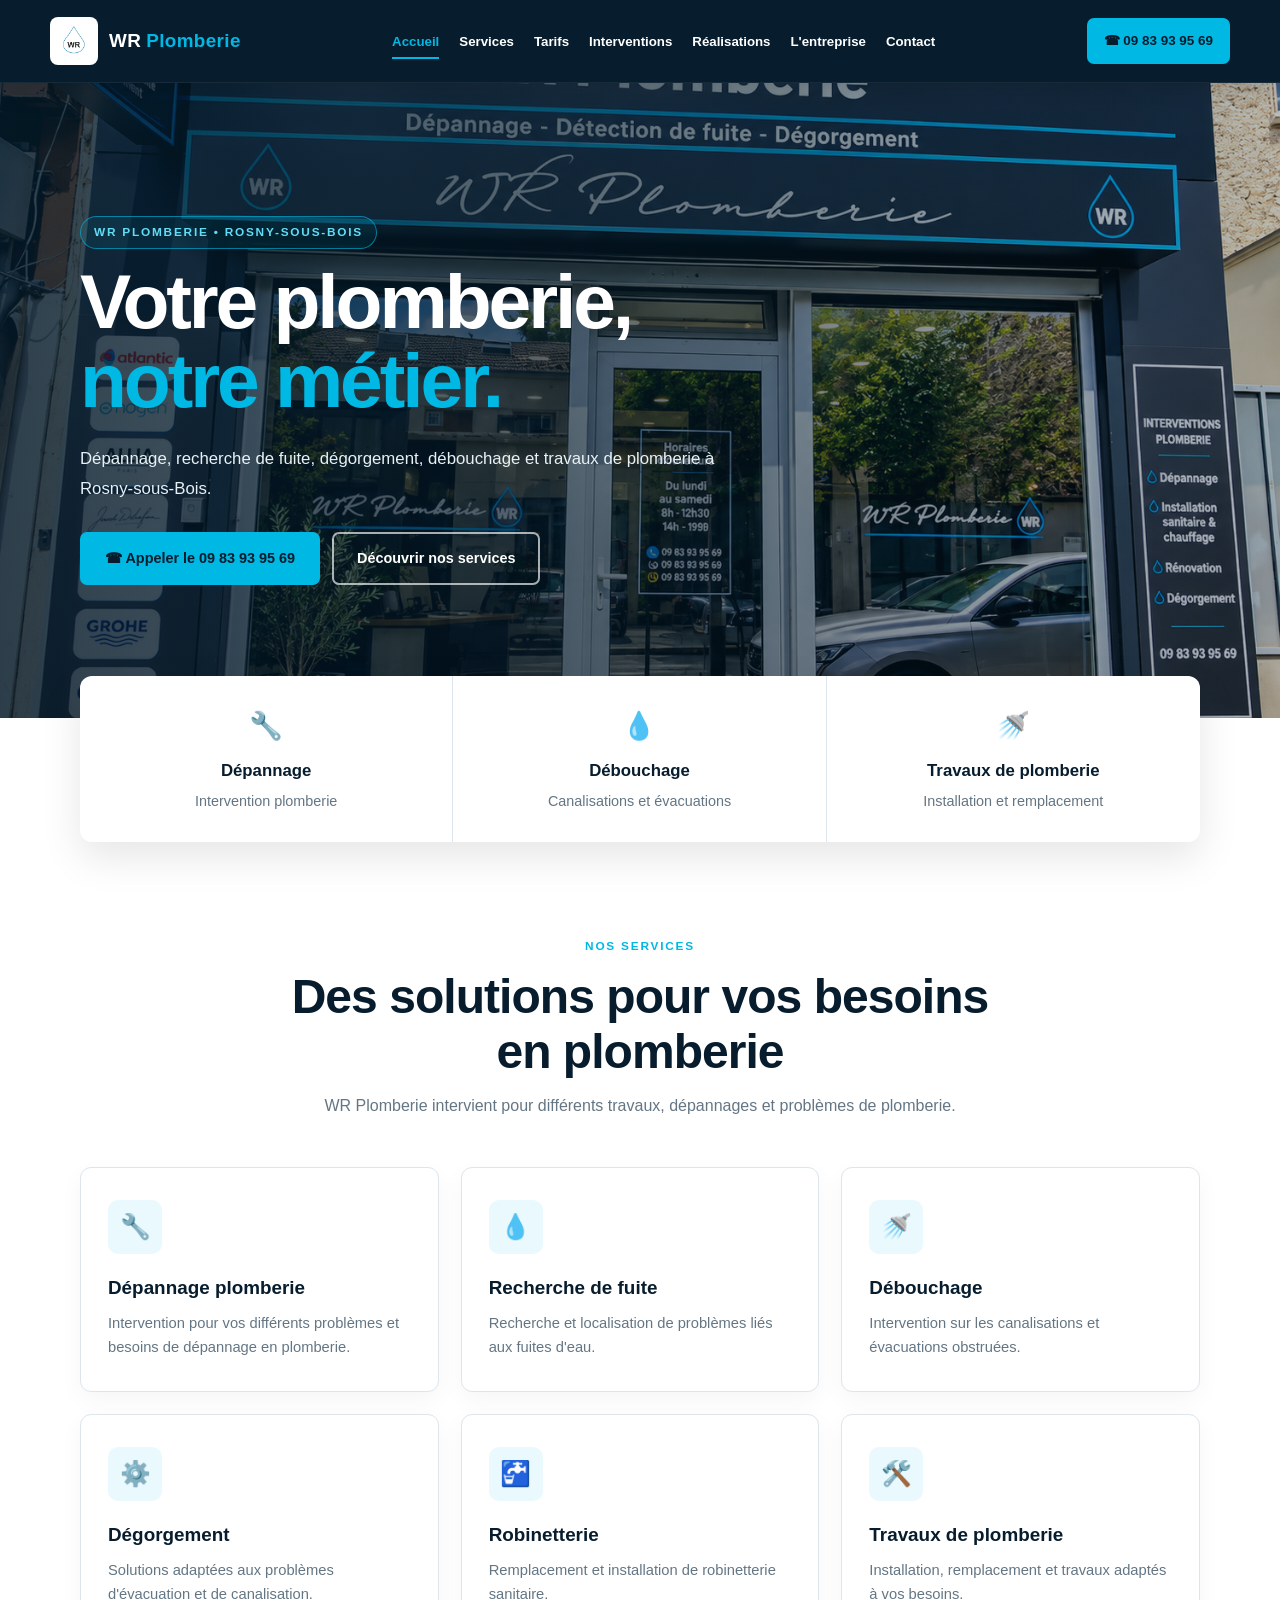
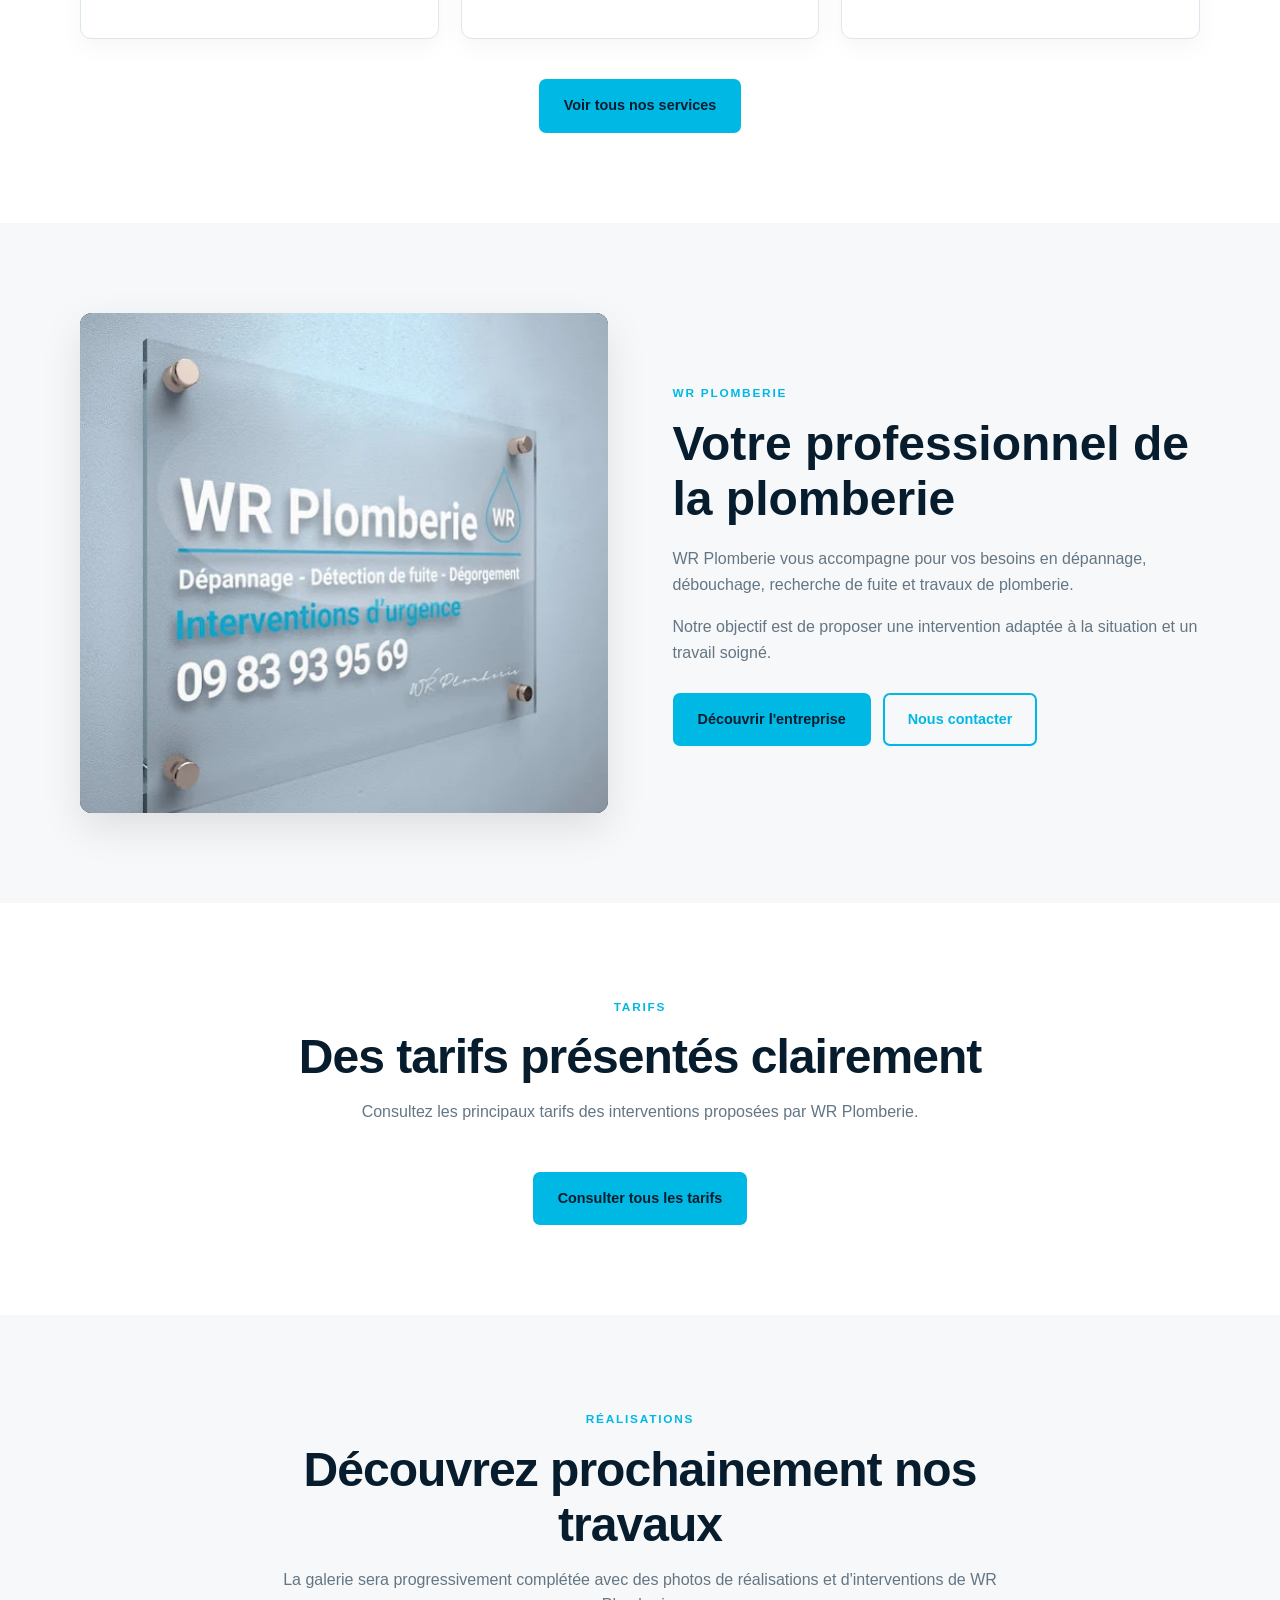
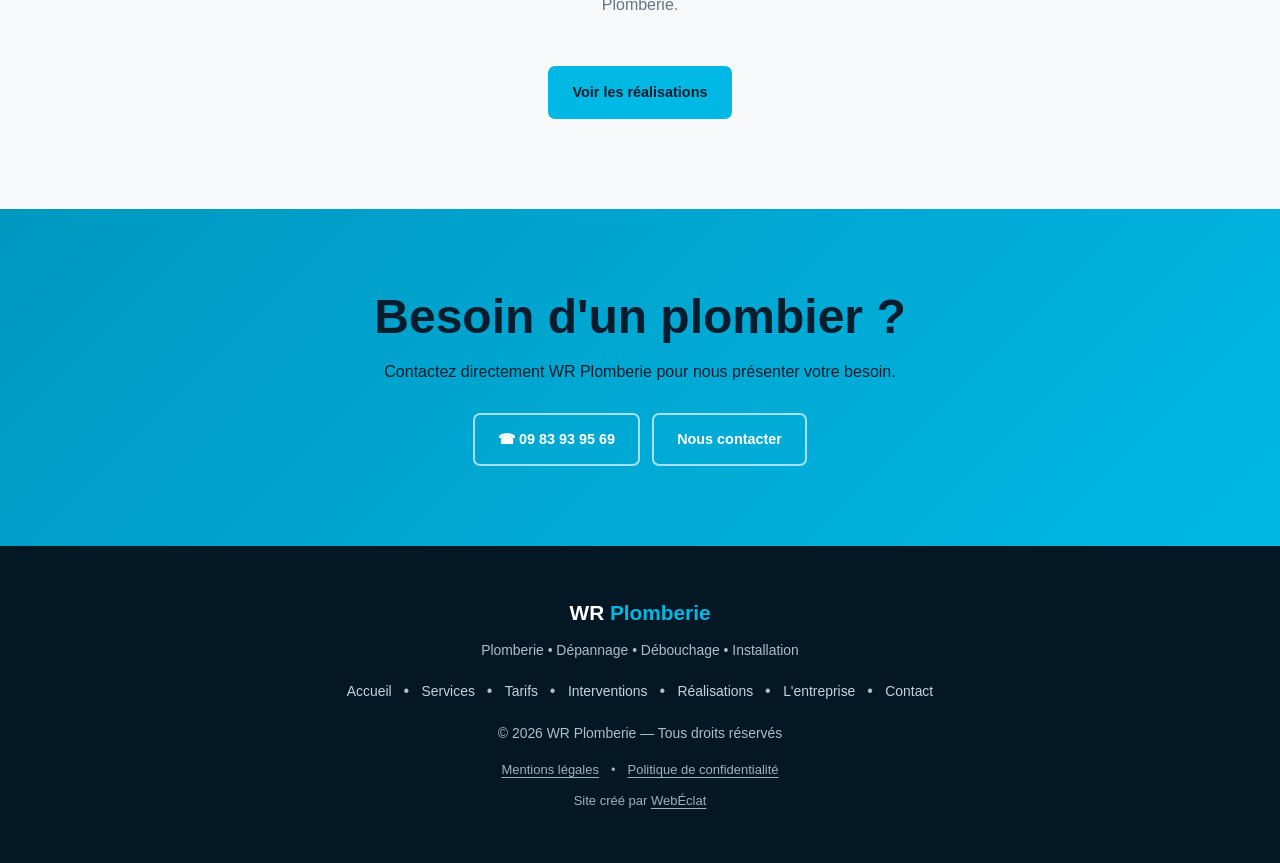
<file: index.html>
<!DOCTYPE html>
<html lang="fr">

<head>
  <meta charset="UTF-8">

  <meta
    name="viewport"
    content="width=device-width, initial-scale=1.0"
  >

  <title>WR Plomberie | Plombier à Rosny-sous-Bois</title>

  <meta
    name="description"
    content="WR Plomberie à Rosny-sous-Bois : dépannage plomberie, recherche de fuite, dégorgement, débouchage, installation et travaux de plomberie."
  >

  <link rel="stylesheet" href="style.css">
  <link rel="icon" type="image/x-icon" href="favicon.ico">
  <link rel="icon" type="image/png" sizes="256x256" href="favicon.png">
  <link rel="apple-touch-icon" href="favicon.png">
</head>


<body>

  <!-- =====================================================
       HEADER
  ====================================================== -->

  <header>

    <nav>

      <!-- LOGO -->

      <a href="index.html" class="logo">

        <img
          src="images/logo.png"
          alt="Logo WR Plomberie"
        >

        WR <span>Plomberie</span>

      </a>


      <!-- MENU ORDINATEUR -->

      <ul class="nav-links">

        <li>
          <a href="index.html" class="active">
            Accueil
          </a>
        </li>

        <li>
          <a href="services.html">
            Services
          </a>
        </li>

        <li>
          <a href="tarifs.html">
            Tarifs
          </a>
        </li>

        <li>
          <a href="interventions.html">
            Interventions
          </a>
        </li>

        <li>
          <a href="realisations.html">
            Réalisations
          </a>
        </li>

        <li>
          <a href="entreprise.html">
            L'entreprise
          </a>
        </li>

        <li>
          <a href="contact.html">
            Contact
          </a>
        </li>

      </ul>


      <!-- TELEPHONE ORDINATEUR -->

      <a
        href="tel:0983939569"
        class="nav-appel"
      >
        ☎ 09 83 93 95 69
      </a>


      <!-- BOUTON ☰ MOBILE -->

      <button
        class="menu-toggle"
        type="button"
        aria-label="Ouvrir le menu"
        aria-expanded="false"
      >

        <span></span>
        <span></span>
        <span></span>

      </button>


      <!-- MENU MOBILE -->

      <div class="nav-mobile">

        <a
          href="index.html"
          class="active"
        >
          Accueil
        </a>

        <a href="services.html">
          Services
        </a>

        <a href="tarifs.html">
          Tarifs
        </a>

        <a href="interventions.html">
          Interventions
        </a>

        <a href="realisations.html">
          Réalisations
        </a>

        <a href="entreprise.html">
          L'entreprise
        </a>

        <a href="contact.html">
          Contact
        </a>

        <a
          href="tel:0983939569"
          class="mobile-appel"
        >
          ☎ Appeler le 09 83 93 95 69
        </a>

      </div>

    </nav>

  </header>



  <!-- =====================================================
       GRANDE PHOTO D'ACCUEIL
  ====================================================== -->

  <main class="hero">

    <div class="hero-contenu">

      <div class="hero-texte">

        <span class="sur-titre">
          WR Plomberie • Rosny-sous-Bois
        </span>


        <h1>
          Votre plomberie,<br>
          <span>notre métier.</span>
        </h1>


        <p>
          Dépannage, recherche de fuite, dégorgement,
          débouchage et travaux de plomberie
          à Rosny-sous-Bois.
        </p>


        <div class="boutons">

          <a
            href="tel:0983939569"
            class="btn"
          >
            ☎ Appeler le 09 83 93 95 69
          </a>


          <a
            href="services.html"
            class="btn btn-blanc"
          >
            Découvrir nos services
          </a>

        </div>

      </div>

    </div>

  </main>



  <!-- =====================================================
       3 INFORMATIONS PRINCIPALES
  ====================================================== -->

  <section class="infos-rapides">

    <div class="container">

      <div class="infos-grid">


        <div class="info-rapide">

          <div class="info-icone">
            🔧
          </div>

          <strong>
            Dépannage
          </strong>

          <span>
            Intervention plomberie
          </span>

        </div>


        <div class="info-rapide">

          <div class="info-icone">
            💧
          </div>

          <strong>
            Débouchage
          </strong>

          <span>
            Canalisations et évacuations
          </span>

        </div>


        <div class="info-rapide">

          <div class="info-icone">
            🚿
          </div>

          <strong>
            Travaux de plomberie
          </strong>

          <span>
            Installation et remplacement
          </span>

        </div>


      </div>

    </div>

  </section>



  <!-- =====================================================
       SERVICES
  ====================================================== -->

  <section class="section">

    <div class="container">

      <div class="titre-section">

        <span class="sur-titre">
          Nos services
        </span>

        <h2>
          Des solutions pour vos besoins en plomberie
        </h2>

        <p>
          WR Plomberie intervient pour différents travaux,
          dépannages et problèmes de plomberie.
        </p>

      </div>


      <div class="services-grid">


        <article class="service-card">

          <div class="service-icone">
            🔧
          </div>

          <h3>
            Dépannage plomberie
          </h3>

          <p>
            Intervention pour vos différents problèmes
            et besoins de dépannage en plomberie.
          </p>

        </article>


        <article class="service-card">

          <div class="service-icone">
            💧
          </div>

          <h3>
            Recherche de fuite
          </h3>

          <p>
            Recherche et localisation de problèmes
            liés aux fuites d'eau.
          </p>

        </article>


        <article class="service-card">

          <div class="service-icone">
            🚿
          </div>

          <h3>
            Débouchage
          </h3>

          <p>
            Intervention sur les canalisations
            et évacuations obstruées.
          </p>

        </article>


        <article class="service-card">

          <div class="service-icone">
            ⚙️
          </div>

          <h3>
            Dégorgement
          </h3>

          <p>
            Solutions adaptées aux problèmes
            d'évacuation et de canalisation.
          </p>

        </article>


        <article class="service-card">

          <div class="service-icone">
            🚰
          </div>

          <h3>
            Robinetterie
          </h3>

          <p>
            Remplacement et installation
            de robinetterie sanitaire.
          </p>

        </article>


        <article class="service-card">

          <div class="service-icone">
            🛠️
          </div>

          <h3>
            Travaux de plomberie
          </h3>

          <p>
            Installation, remplacement et travaux
            adaptés à vos besoins.
          </p>

        </article>


      </div>


      <div
        class="boutons"
        style="justify-content:center; margin-top:40px;"
      >

        <a
          href="services.html"
          class="btn"
        >
          Voir tous nos services
        </a>

      </div>

    </div>

  </section>



  <!-- =====================================================
       ENTREPRISE + PHOTO PLAQUE
  ====================================================== -->

  <section class="section section-grise">

    <div class="container">

      <div class="presentation">


        <div class="presentation-image">

          <img
            src="images/plaque.webp"
            alt="WR Plomberie"
            loading="lazy"
          >

        </div>


        <div class="presentation-texte">

          <span class="sur-titre">
            WR Plomberie
          </span>

          <h2>
            Votre professionnel de la plomberie
          </h2>

          <p>
            WR Plomberie vous accompagne pour vos besoins
            en dépannage, débouchage, recherche de fuite
            et travaux de plomberie.
          </p>

          <p>
            Notre objectif est de proposer une intervention
            adaptée à la situation et un travail soigné.
          </p>


          <div class="boutons">

            <a
              href="entreprise.html"
              class="btn"
            >
              Découvrir l'entreprise
            </a>

            <a
              href="contact.html"
              class="btn btn-contour"
            >
              Nous contacter
            </a>

          </div>

        </div>


      </div>

    </div>

  </section>



  <!-- =====================================================
       TARIFS
  ====================================================== -->

  <section class="section">

    <div class="container">

      <div class="titre-section">

        <span class="sur-titre">
          Tarifs
        </span>

        <h2>
          Des tarifs présentés clairement
        </h2>

        <p>
          Consultez les principaux tarifs
          des interventions proposées par WR Plomberie.
        </p>

      </div>


      <div
        class="boutons"
        style="justify-content:center;"
      >

        <a
          href="tarifs.html"
          class="btn"
        >
          Consulter tous les tarifs
        </a>

      </div>

    </div>

  </section>



  <!-- =====================================================
       REALISATIONS
  ====================================================== -->

  <section class="section section-grise">

    <div class="container">

      <div class="titre-section">

        <span class="sur-titre">
          Réalisations
        </span>

        <h2>
          Découvrez prochainement nos travaux
        </h2>

        <p>
          La galerie sera progressivement complétée
          avec des photos de réalisations
          et d'interventions de WR Plomberie.
        </p>

      </div>


      <div
        class="boutons"
        style="justify-content:center;"
      >

        <a
          href="realisations.html"
          class="btn"
        >
          Voir les réalisations
        </a>

      </div>

    </div>

  </section>



  <!-- =====================================================
       APPEL
  ====================================================== -->

  <section class="cta">

    <div class="container">

      <h2>
        Besoin d'un plombier ?
      </h2>

      <p>
        Contactez directement WR Plomberie
        pour nous présenter votre besoin.
      </p>


      <div class="boutons">

        <a
          href="tel:0983939569"
          class="btn btn-blanc"
        >
          ☎ 09 83 93 95 69
        </a>

        <a
          href="contact.html"
          class="btn btn-blanc"
        >
          Nous contacter
        </a>

      </div>

    </div>

  </section>



  <!-- =====================================================
       FOOTER
  ====================================================== -->

  <footer>

    <div class="container">

      <div class="footer-logo">
        WR <span>Plomberie</span>
      </div>

      <p>
        Plomberie • Dépannage • Débouchage • Installation
      </p>


      <div class="footer-liens">

        <a href="index.html">
          Accueil
        </a>

        •

        <a href="services.html">
          Services
        </a>

        •

        <a href="tarifs.html">
          Tarifs
        </a>

        •

        <a href="interventions.html">
          Interventions
        </a>

        •

        <a href="realisations.html">
          Réalisations
        </a>

        •

        <a href="entreprise.html">
          L'entreprise
        </a>

        •

        <a href="contact.html">
          Contact
        </a>

      </div>


      <p style="margin-top:18px;">
        © 2026 WR Plomberie — Tous droits réservés
      </p>

    </div>

        <div class="footer-legal-links"><div class="footer-legal-pages"><a href="mentions-legales.html">Mentions légales</a><span aria-hidden="true">•</span><a href="politique-confidentialite.html">Politique de confidentialité</a></div><div class="footer-credit">Site créé par <a href="https://webeclat.pages.dev/" target="_blank" rel="noopener noreferrer">WebÉclat</a></div></div>
  </footer>


  <!-- ACTIVE LE MENU MOBILE -->

  <script src="script.js"></script>

</body>

</html>
</file>
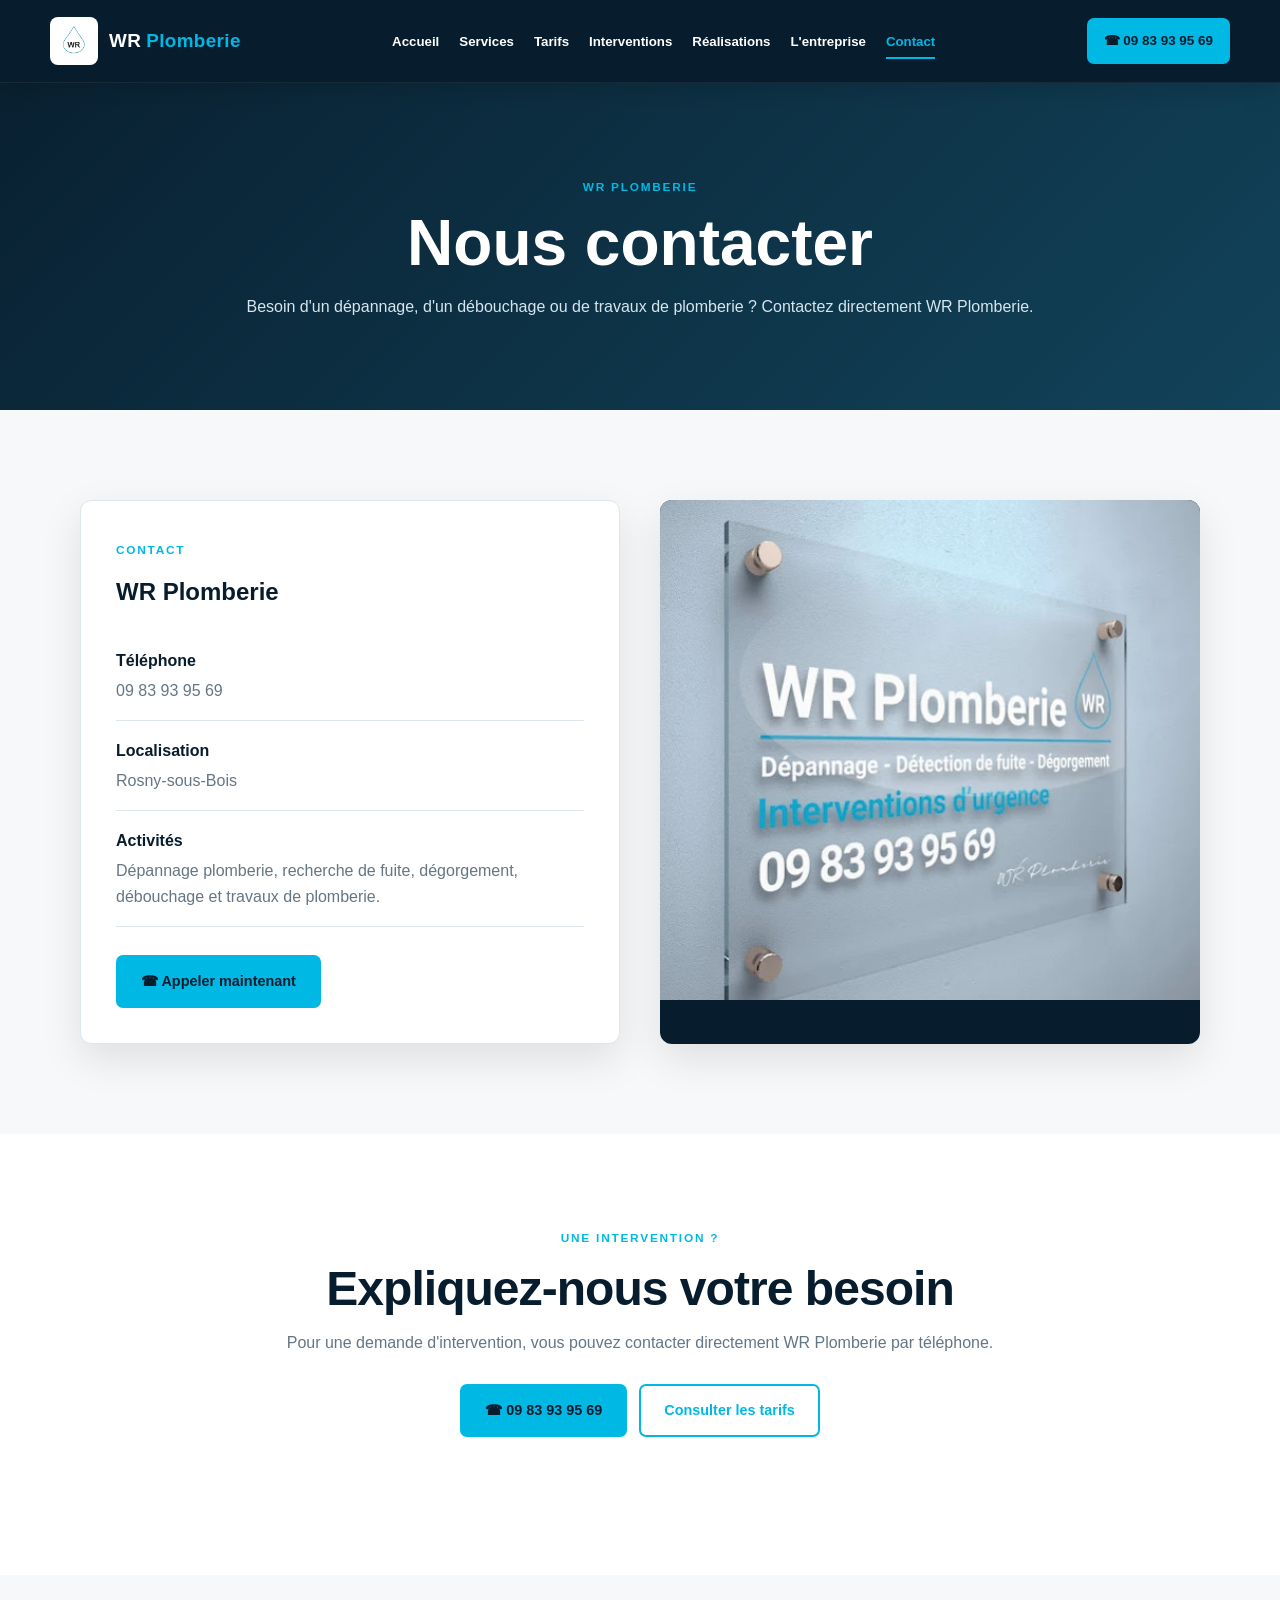
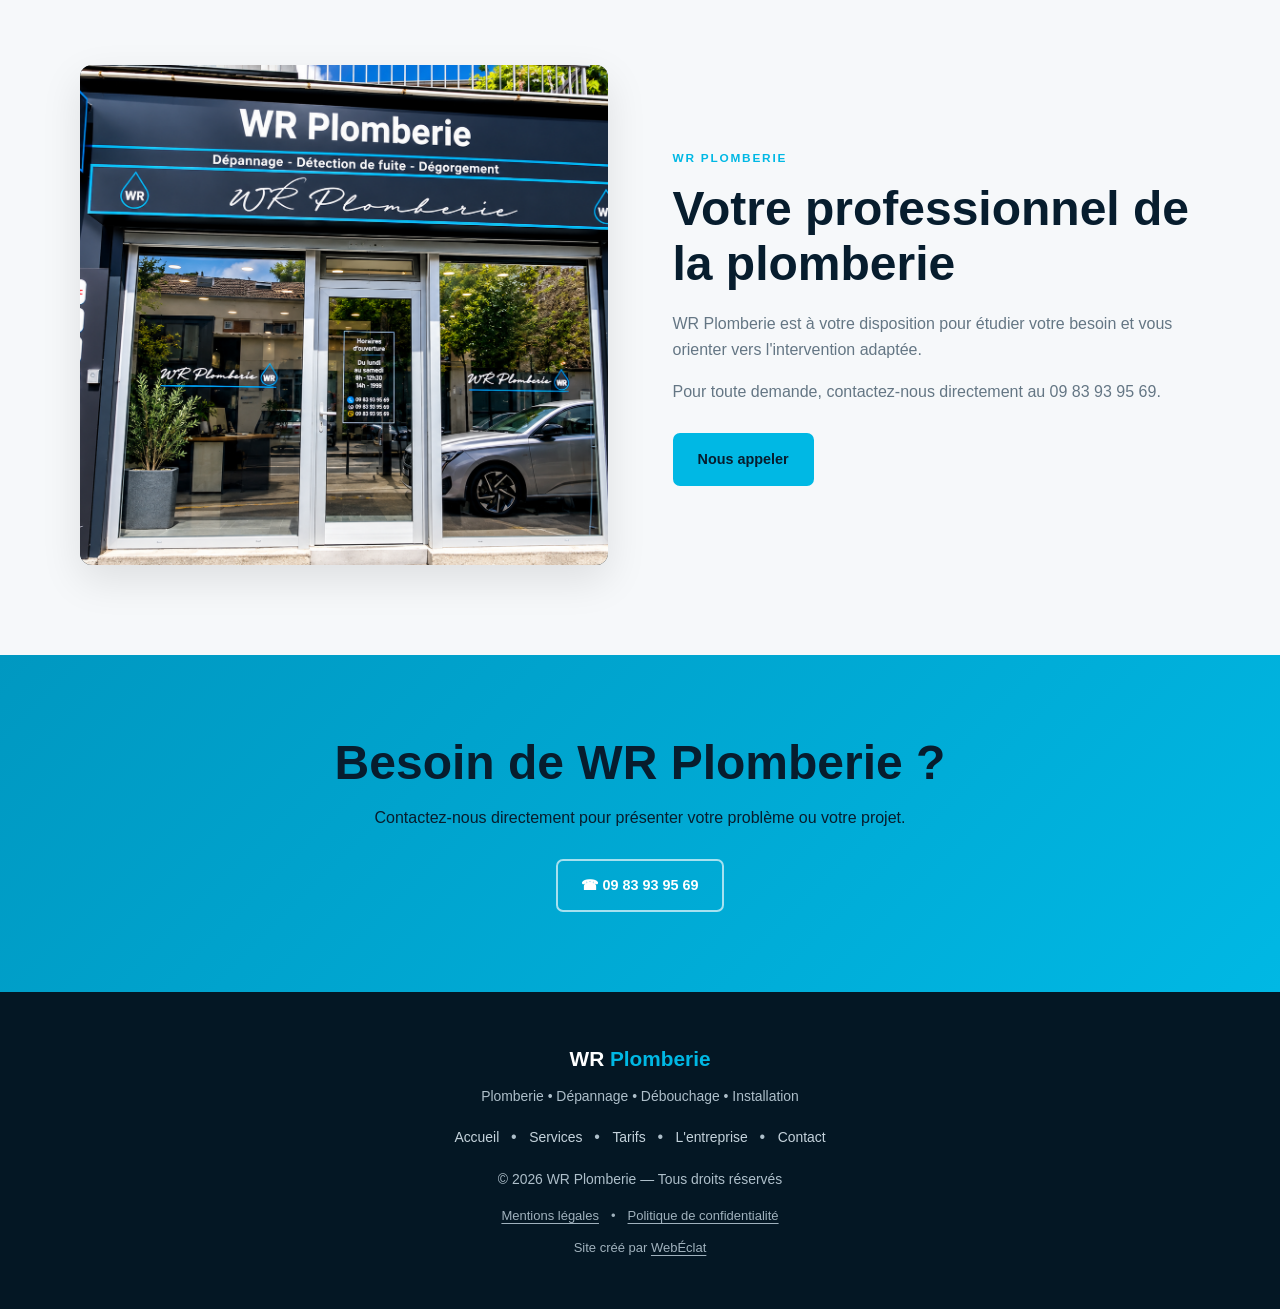
<file: contact.html>
<!DOCTYPE html>
<html lang="fr">

<head>
  <meta charset="UTF-8">

  <meta
    name="viewport"
    content="width=device-width, initial-scale=1.0"
  >

  <title>Contact | WR Plomberie</title>

  <meta
    name="description"
    content="Contactez WR Plomberie à Rosny-sous-Bois pour vos besoins en dépannage, débouchage et travaux de plomberie."
  >

  <link rel="stylesheet" href="style.css">
  <link rel="icon" type="image/x-icon" href="favicon.ico">
  <link rel="icon" type="image/png" sizes="256x256" href="favicon.png">
  <link rel="apple-touch-icon" href="favicon.png">
</head>


<body>

  <!-- =====================================================
       HEADER
  ====================================================== -->

  <header>

    <nav>

      <a href="index.html" class="logo">

        <img
          src="images/logo.png"
          alt="Logo WR Plomberie"
        >

        WR <span>Plomberie</span>

      </a>


      <ul class="nav-links">

        <li>
          <a href="index.html">
            Accueil
          </a>
        </li>

        <li>
          <a href="services.html">
            Services
          </a>
        </li>

        <li>
          <a href="tarifs.html">
            Tarifs
          </a>
        </li>

        <li>
          <a href="interventions.html">
            Interventions
          </a>
        </li>

        <li>
          <a href="realisations.html">
            Réalisations
          </a>
        </li>

        <li>
          <a href="entreprise.html">
            L'entreprise
          </a>
        </li>

        <li>
          <a href="contact.html" class="active">
            Contact
          </a>
        </li>

      </ul>


      <a
        href="tel:0983939569"
        class="nav-appel"
      >
        ☎ 09 83 93 95 69
      </a>

    </nav>

  </header>



  <!-- =====================================================
       TITRE
  ====================================================== -->

  <main class="page-hero">

    <div class="container">

      <span class="sur-titre">
        WR Plomberie
      </span>

      <h1>
        Nous contacter
      </h1>

      <p>
        Besoin d'un dépannage, d'un débouchage
        ou de travaux de plomberie ?
        Contactez directement WR Plomberie.
      </p>

    </div>

  </main>



  <!-- =====================================================
       CONTACT
  ====================================================== -->

  <section class="section section-grise">

    <div class="container">

      <div class="contact-grid">


        <!-- COORDONNEES -->

        <div class="contact-bloc">

          <span class="sur-titre">
            Contact
          </span>

          <h2>
            WR Plomberie
          </h2>


          <div class="contact-ligne">

            <strong>
              Téléphone
            </strong>

            <a href="tel:0983939569">
              09 83 93 95 69
            </a>

          </div>


          <div class="contact-ligne">

            <strong>
              Localisation
            </strong>

            <span>
              Rosny-sous-Bois
            </span>

          </div>


          <div class="contact-ligne">

            <strong>
              Activités
            </strong>

            <span>
              Dépannage plomberie, recherche de fuite,
              dégorgement, débouchage et travaux de plomberie.
            </span>

          </div>


          <div class="boutons">

            <a
              href="tel:0983939569"
              class="btn"
            >
              ☎ Appeler maintenant
            </a>

          </div>

        </div>



        <!-- PHOTO -->

        <div class="presentation-image">

          <img
            src="images/plaque.webp"
            alt="WR Plomberie"
          >

        </div>


      </div>

    </div>

  </section>



  <!-- =====================================================
       APPEL
  ====================================================== -->

  <section class="section">

    <div class="container">

      <div class="titre-section">

        <span class="sur-titre">
          Une intervention ?
        </span>

        <h2>
          Expliquez-nous votre besoin
        </h2>

        <p>
          Pour une demande d'intervention,
          vous pouvez contacter directement
          WR Plomberie par téléphone.
        </p>


        <div
          class="boutons"
          style="justify-content:center;"
        >

          <a
            href="tel:0983939569"
            class="btn"
          >
            ☎ 09 83 93 95 69
          </a>

          <a
            href="tarifs.html"
            class="btn btn-contour"
          >
            Consulter les tarifs
          </a>

        </div>

      </div>

    </div>

  </section>



  <!-- =====================================================
       PHOTO VITRINE
  ====================================================== -->

  <section class="section section-grise">

    <div class="container">

      <div class="presentation">


        <div class="presentation-image">

          <img
            src="images/vitrine.webp"
            alt="Vitrine WR Plomberie à Rosny-sous-Bois"
            loading="lazy"
          >

        </div>


        <div class="presentation-texte">

          <span class="sur-titre">
            WR Plomberie
          </span>

          <h2>
            Votre professionnel de la plomberie
          </h2>

          <p>
            WR Plomberie est à votre disposition
            pour étudier votre besoin et vous orienter
            vers l'intervention adaptée.
          </p>

          <p>
            Pour toute demande, contactez-nous
            directement au 09 83 93 95 69.
          </p>


          <div class="boutons">

            <a
              href="tel:0983939569"
              class="btn"
            >
              Nous appeler
            </a>

          </div>

        </div>


      </div>

    </div>

  </section>



  <!-- =====================================================
       CTA
  ====================================================== -->

  <section class="cta">

    <div class="container">

      <h2>
        Besoin de WR Plomberie ?
      </h2>

      <p>
        Contactez-nous directement pour présenter
        votre problème ou votre projet.
      </p>


      <div class="boutons">

        <a
          href="tel:0983939569"
          class="btn btn-blanc"
        >
          ☎ 09 83 93 95 69
        </a>

      </div>

    </div>

  </section>



  <!-- =====================================================
       FOOTER
  ====================================================== -->

  <footer>

    <div class="container">

      <div class="footer-logo">
        WR <span>Plomberie</span>
      </div>

      <p>
        Plomberie • Dépannage • Débouchage • Installation
      </p>


      <div class="footer-liens">

        <a href="index.html">
          Accueil
        </a>

        •

        <a href="services.html">
          Services
        </a>

        •

        <a href="tarifs.html">
          Tarifs
        </a>

        •

        <a href="entreprise.html">
          L'entreprise
        </a>

        •

        <a href="contact.html">
          Contact
        </a>

      </div>


      <p style="margin-top:18px;">
        © 2026 WR Plomberie — Tous droits réservés
      </p>

    </div>

        <div class="footer-legal-links"><div class="footer-legal-pages"><a href="mentions-legales.html">Mentions légales</a><span aria-hidden="true">•</span><a href="politique-confidentialite.html">Politique de confidentialité</a></div><div class="footer-credit">Site créé par <a href="https://webeclat.pages.dev/" target="_blank" rel="noopener noreferrer">WebÉclat</a></div></div>
  </footer>


</body>

</html>
</file>
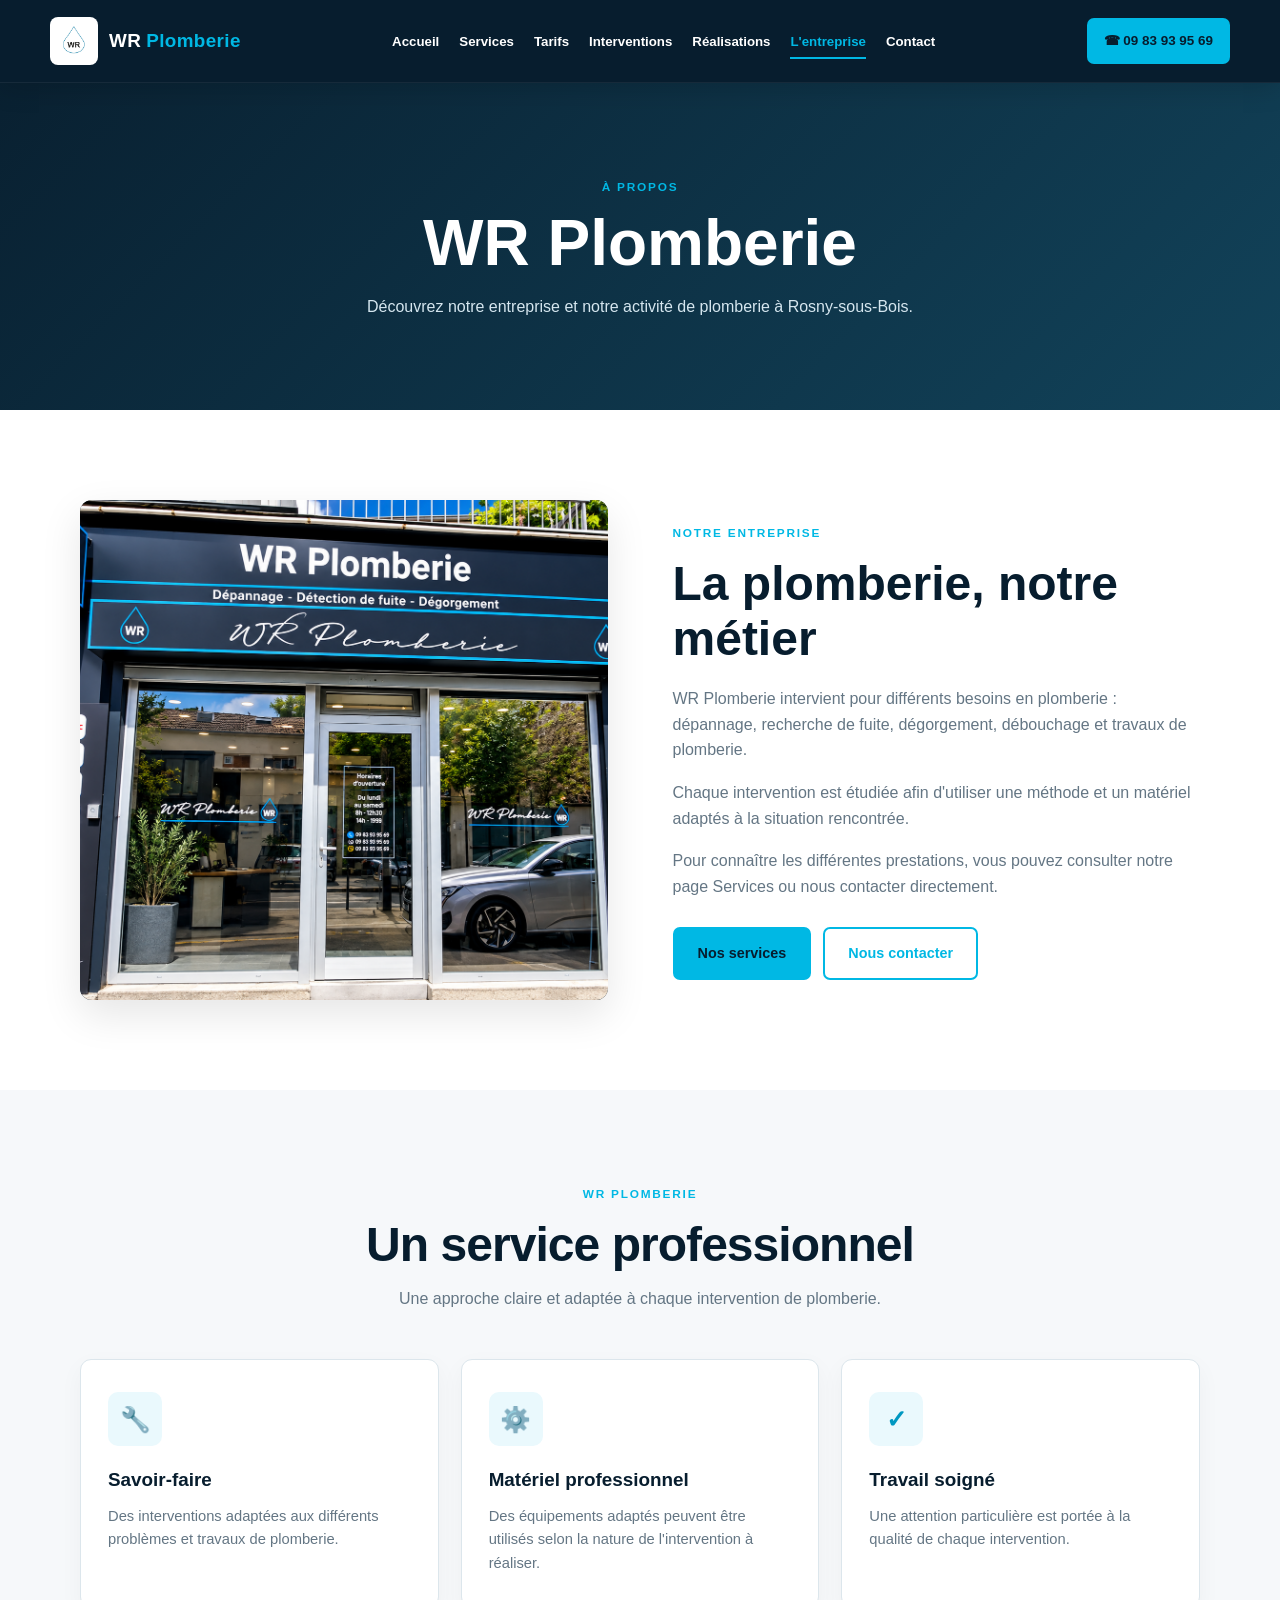
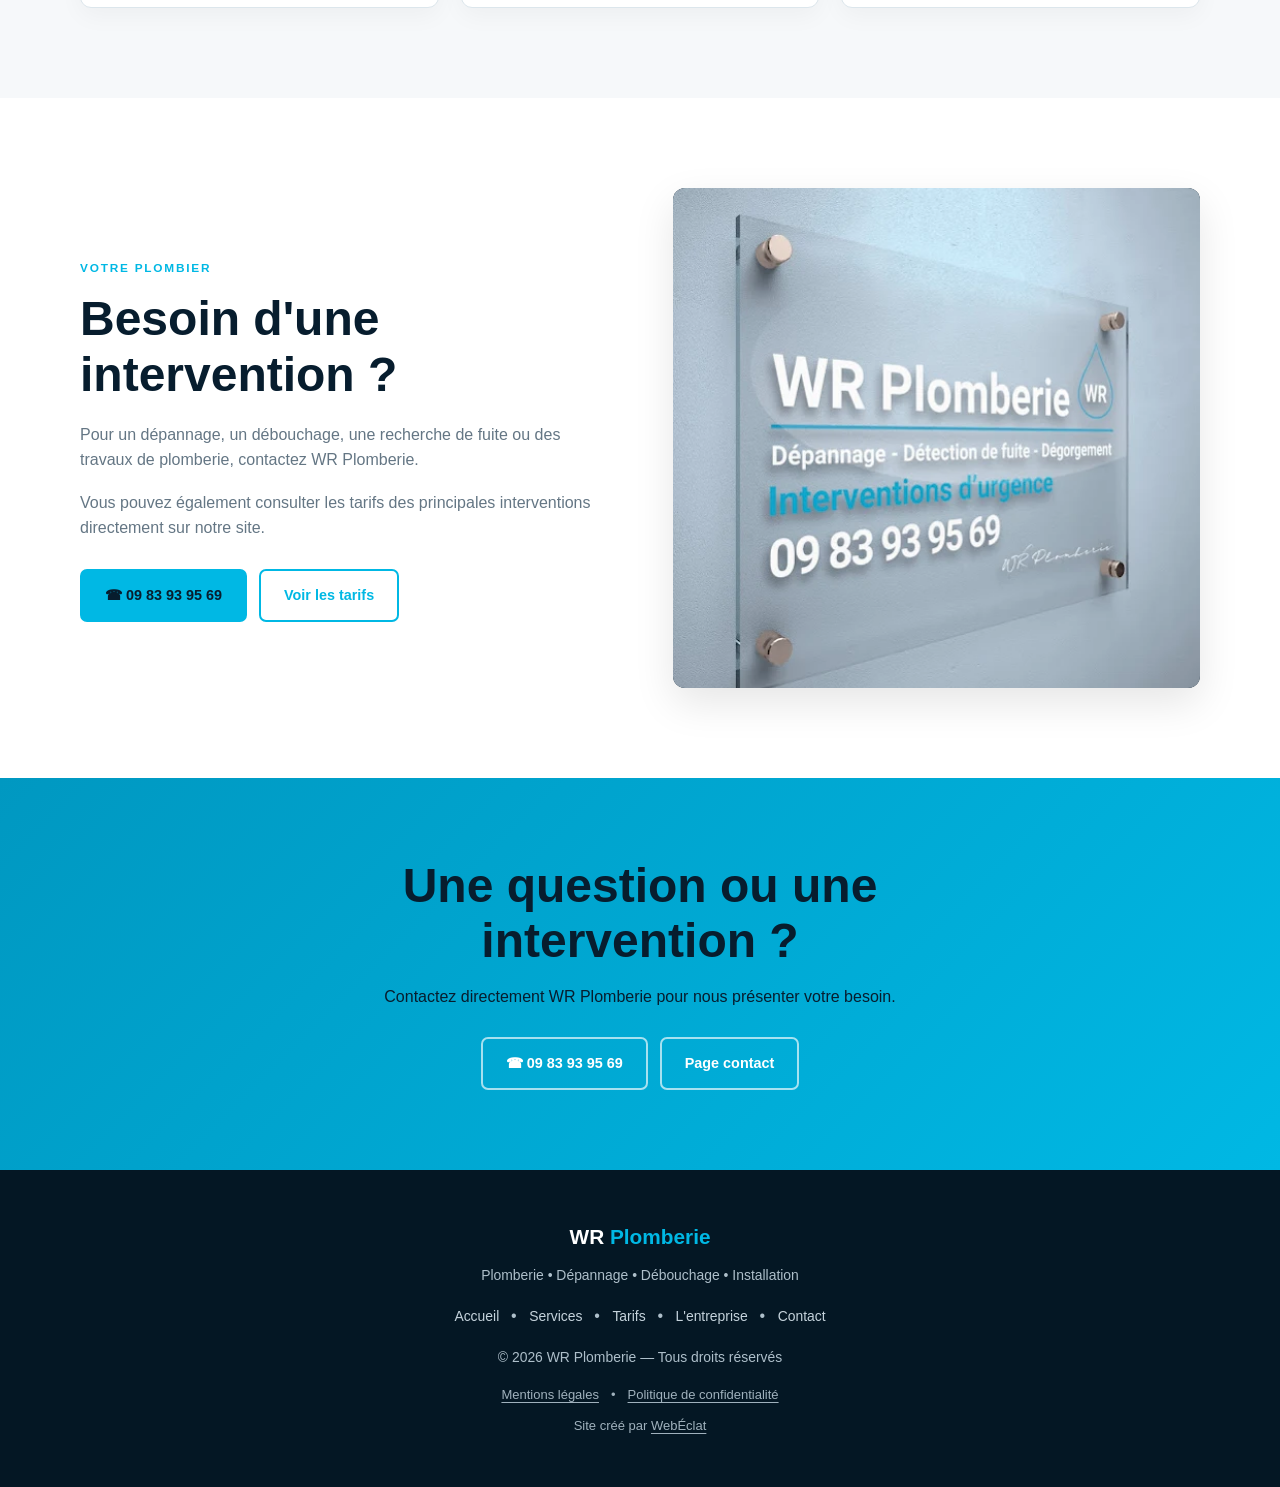
<file: entreprise.html>
<!DOCTYPE html>
<html lang="fr">

<head>
  <meta charset="UTF-8">

  <meta
    name="viewport"
    content="width=device-width, initial-scale=1.0"
  >

  <title>L'entreprise | WR Plomberie</title>

  <meta
    name="description"
    content="Découvrez WR Plomberie, entreprise de plomberie à Rosny-sous-Bois : dépannage, débouchage, recherche de fuite et travaux de plomberie."
  >

  <link rel="stylesheet" href="style.css">
  <link rel="icon" type="image/x-icon" href="favicon.ico">
  <link rel="icon" type="image/png" sizes="256x256" href="favicon.png">
  <link rel="apple-touch-icon" href="favicon.png">
</head>

<body>


  <!-- =====================================================
       HEADER
  ====================================================== -->

  <header>

    <nav>

      <a href="index.html" class="logo">

        <img
          src="images/logo.png"
          alt="Logo WR Plomberie"
        >

        WR <span>Plomberie</span>

      </a>


      <ul class="nav-links">

        <li>
          <a href="index.html">
            Accueil
          </a>
        </li>

        <li>
          <a href="services.html">
            Services
          </a>
        </li>

        <li>
          <a href="tarifs.html">
            Tarifs
          </a>
        </li>

        <li>
          <a href="interventions.html">
            Interventions
          </a>
        </li>

        <li>
          <a href="realisations.html">
            Réalisations
          </a>
        </li>

        <li>
          <a href="entreprise.html" class="active">
            L'entreprise
          </a>
        </li>

        <li>
          <a href="contact.html">
            Contact
          </a>
        </li>

      </ul>


      <a
        href="tel:0983939569"
        class="nav-appel"
      >
        ☎ 09 83 93 95 69
      </a>

    </nav>

  </header>


  <!-- =====================================================
       TITRE
  ====================================================== -->

  <main class="page-hero">

    <div class="container">

      <span class="sur-titre">
        À propos
      </span>

      <h1>
        WR Plomberie
      </h1>

      <p>
        Découvrez notre entreprise et notre activité
        de plomberie à Rosny-sous-Bois.
      </p>

    </div>

  </main>


  <!-- =====================================================
       ENTREPRISE
  ====================================================== -->

  <section class="section">

    <div class="container">

      <div class="presentation">


        <!-- VRAIE PHOTO DE LA VITRINE -->

        <div class="presentation-image">

          <img
            src="images/vitrine.webp"
            alt="Vitrine de WR Plomberie à Rosny-sous-Bois"
          >

        </div>


        <div class="presentation-texte">

          <span class="sur-titre">
            Notre entreprise
          </span>

          <h2>
            La plomberie,
            notre métier
          </h2>

          <p>
            WR Plomberie intervient pour différents
            besoins en plomberie : dépannage,
            recherche de fuite, dégorgement,
            débouchage et travaux de plomberie.
          </p>

          <p>
            Chaque intervention est étudiée
            afin d'utiliser une méthode
            et un matériel adaptés
            à la situation rencontrée.
          </p>

          <p>
            Pour connaître les différentes prestations,
            vous pouvez consulter notre page Services
            ou nous contacter directement.
          </p>


          <div class="boutons">

            <a
              href="services.html"
              class="btn"
            >
              Nos services
            </a>

            <a
              href="contact.html"
              class="btn btn-contour"
            >
              Nous contacter
            </a>

          </div>

        </div>


      </div>

    </div>

  </section>


  <!-- =====================================================
       NOS ENGAGEMENTS
  ====================================================== -->

  <section class="section section-grise">

    <div class="container">

      <div class="titre-section">

        <span class="sur-titre">
          WR Plomberie
        </span>

        <h2>
          Un service professionnel
        </h2>

        <p>
          Une approche claire et adaptée
          à chaque intervention de plomberie.
        </p>

      </div>


      <div class="services-grid">


        <article class="service-card">

          <div class="service-icone">
            🔧
          </div>

          <h3>
            Savoir-faire
          </h3>

          <p>
            Des interventions adaptées
            aux différents problèmes
            et travaux de plomberie.
          </p>

        </article>


        <article class="service-card">

          <div class="service-icone">
            ⚙️
          </div>

          <h3>
            Matériel professionnel
          </h3>

          <p>
            Des équipements adaptés peuvent
            être utilisés selon la nature
            de l'intervention à réaliser.
          </p>

        </article>


        <article class="service-card">

          <div class="service-icone">
            ✓
          </div>

          <h3>
            Travail soigné
          </h3>

          <p>
            Une attention particulière est portée
            à la qualité de chaque intervention.
          </p>

        </article>


      </div>

    </div>

  </section>


  <!-- =====================================================
       PLAQUE WR PLOMBERIE
  ====================================================== -->

  <section class="section">

    <div class="container">

      <div class="presentation">


        <div class="presentation-texte">

          <span class="sur-titre">
            Votre plombier
          </span>

          <h2>
            Besoin d'une intervention ?
          </h2>

          <p>
            Pour un dépannage, un débouchage,
            une recherche de fuite ou des travaux
            de plomberie, contactez WR Plomberie.
          </p>

          <p>
            Vous pouvez également consulter
            les tarifs des principales interventions
            directement sur notre site.
          </p>


          <div class="boutons">

            <a
              href="tel:0983939569"
              class="btn"
            >
              ☎ 09 83 93 95 69
            </a>

            <a
              href="tarifs.html"
              class="btn btn-contour"
            >
              Voir les tarifs
            </a>

          </div>

        </div>


        <!-- VRAIE PHOTO DE LA PLAQUE -->

        <div class="presentation-image">

          <img
            src="images/plaque.webp"
            alt="Plaque WR Plomberie"
            loading="lazy"
          >

        </div>


      </div>

    </div>

  </section>


  <!-- =====================================================
       CTA
  ====================================================== -->

  <section class="cta">

    <div class="container">

      <h2>
        Une question ou une intervention ?
      </h2>

      <p>
        Contactez directement WR Plomberie
        pour nous présenter votre besoin.
      </p>


      <div class="boutons">

        <a
          href="tel:0983939569"
          class="btn btn-blanc"
        >
          ☎ 09 83 93 95 69
        </a>

        <a
          href="contact.html"
          class="btn btn-blanc"
        >
          Page contact
        </a>

      </div>

    </div>

  </section>


  <!-- =====================================================
       FOOTER
  ====================================================== -->

  <footer>

    <div class="container">

      <div class="footer-logo">
        WR <span>Plomberie</span>
      </div>

      <p>
        Plomberie • Dépannage • Débouchage • Installation
      </p>


      <div class="footer-liens">

        <a href="index.html">
          Accueil
        </a>

        •

        <a href="services.html">
          Services
        </a>

        •

        <a href="tarifs.html">
          Tarifs
        </a>

        •

        <a href="entreprise.html">
          L'entreprise
        </a>

        •

        <a href="contact.html">
          Contact
        </a>

      </div>


      <p style="margin-top:18px;">
        © 2026 WR Plomberie — Tous droits réservés
      </p>

    </div>

        <div class="footer-legal-links"><div class="footer-legal-pages"><a href="mentions-legales.html">Mentions légales</a><span aria-hidden="true">•</span><a href="politique-confidentialite.html">Politique de confidentialité</a></div><div class="footer-credit">Site créé par <a href="https://webeclat.pages.dev/" target="_blank" rel="noopener noreferrer">WebÉclat</a></div></div>
  </footer>


</body>
</html>
</file>
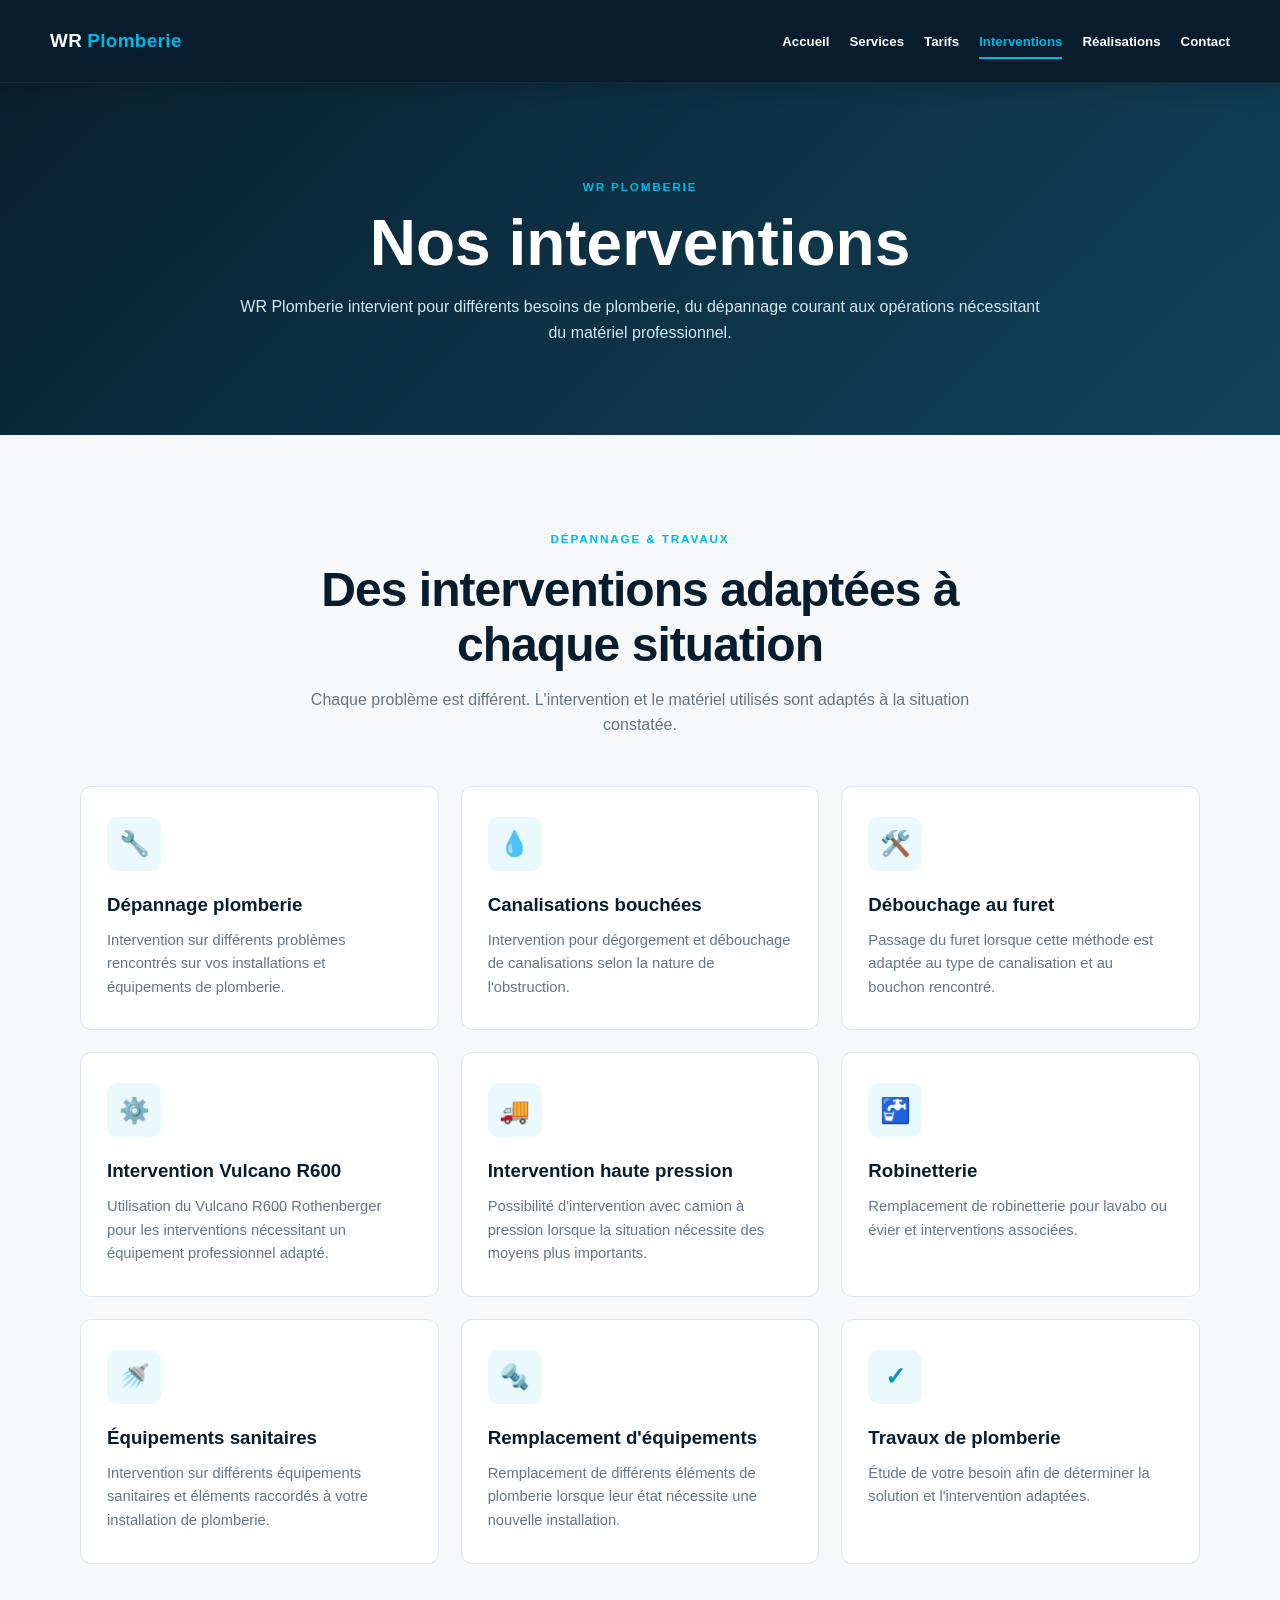
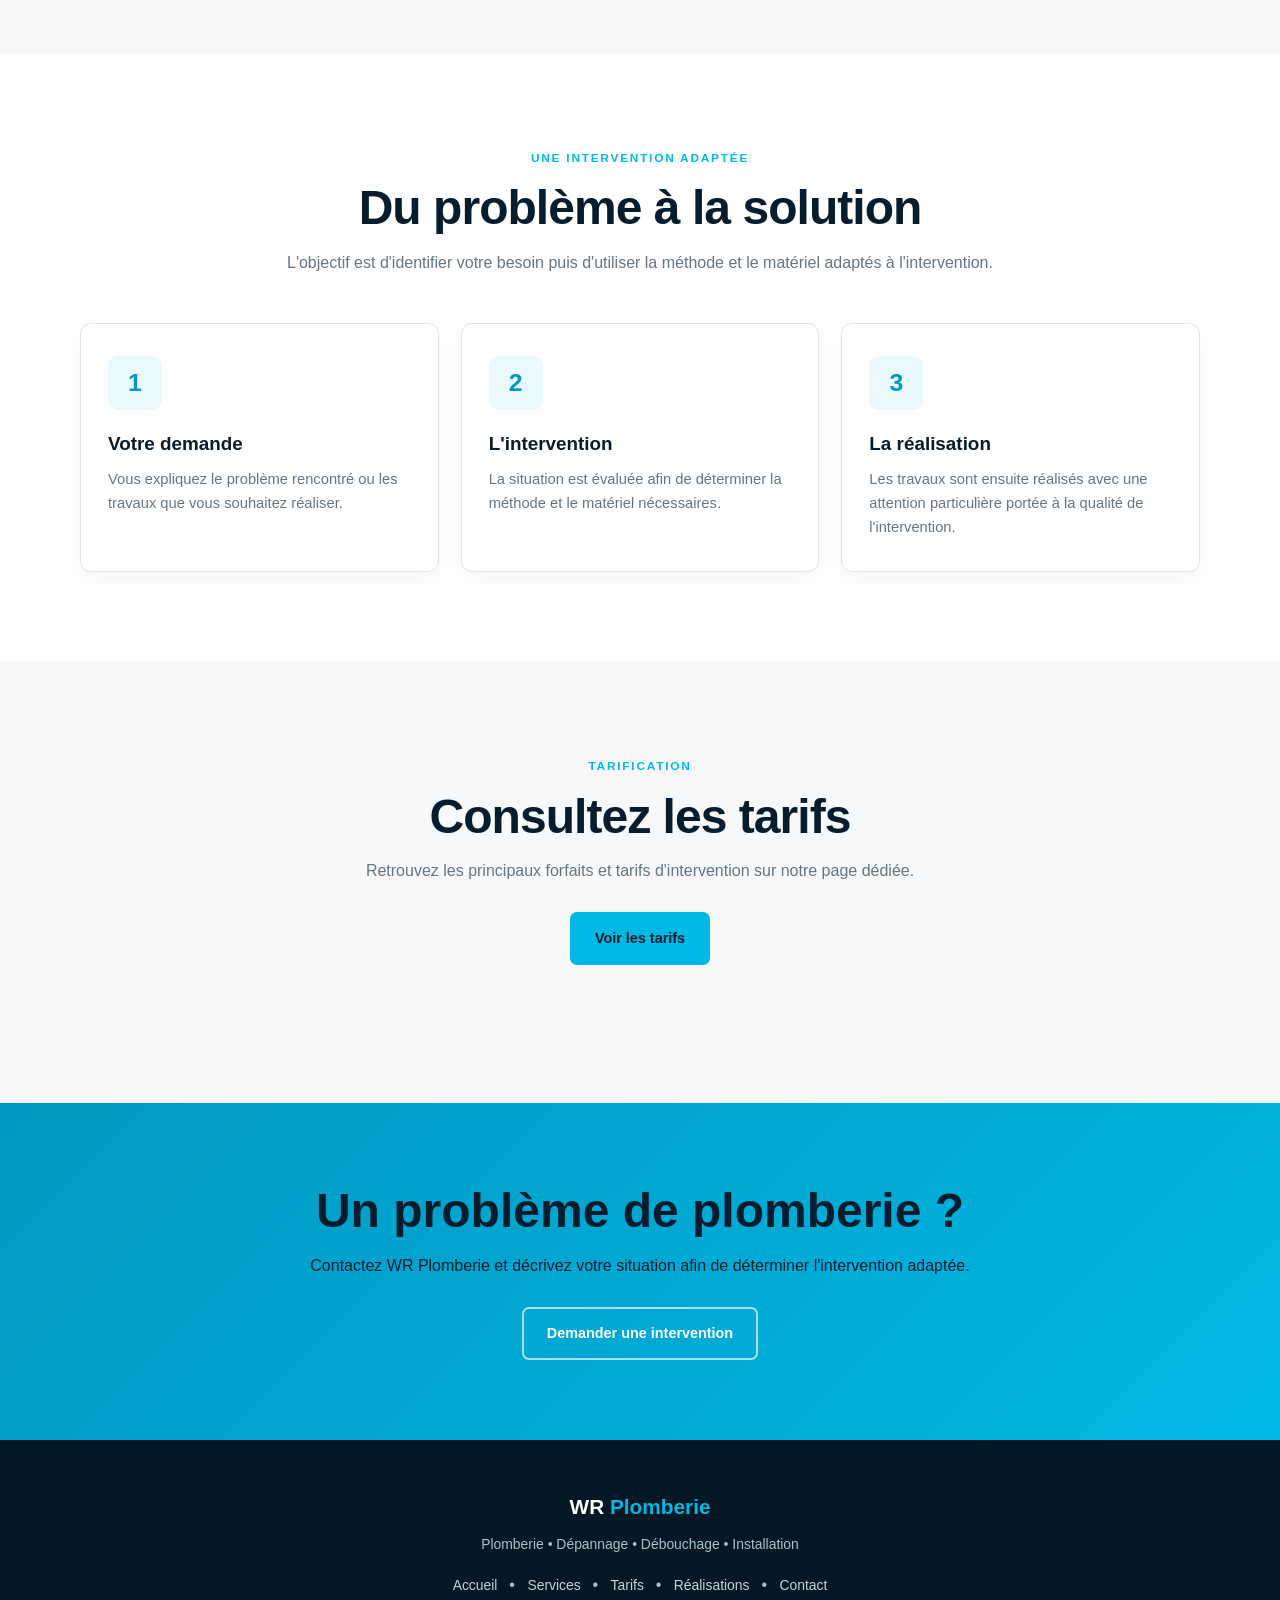
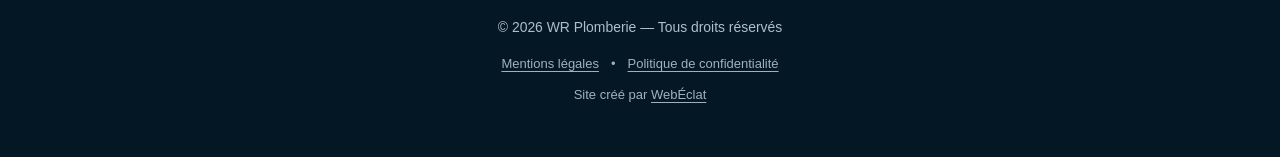
<file: interventions.html>
<!DOCTYPE html>
<html lang="fr">

<head>
  <meta charset="UTF-8">

  <meta
    name="viewport"
    content="width=device-width, initial-scale=1.0"
  >

  <title>Interventions | WR Plomberie</title>

  <meta
    name="description"
    content="Découvrez les principales interventions réalisées par WR Plomberie : dépannage, débouchage, robinetterie, sanitaires et canalisations."
  >

  <link rel="stylesheet" href="style.css">
  <link rel="icon" type="image/x-icon" href="favicon.ico">
  <link rel="icon" type="image/png" sizes="256x256" href="favicon.png">
  <link rel="apple-touch-icon" href="favicon.png">
</head>


<body>

  <!-- =====================================================
       MENU
  ====================================================== -->

  <header>

    <nav>

      <a href="index.html" class="logo">
        WR <span>Plomberie</span>
      </a>

      <ul class="nav-links">

        <li>
          <a href="index.html">
            Accueil
          </a>
        </li>

        <li>
          <a href="services.html">
            Services
          </a>
        </li>

        <li>
          <a href="tarifs.html">
            Tarifs
          </a>
        </li>

        <li>
          <a href="interventions.html" class="active">
            Interventions
          </a>
        </li>

        <li>
          <a href="realisations.html">
            Réalisations
          </a>
        </li>

        <li>
          <a href="contact.html">
            Contact
          </a>
        </li>

      </ul>

    </nav>

  </header>


  <!-- =====================================================
       TITRE
  ====================================================== -->

  <main class="page-hero">

    <div class="container">

      <span class="sur-titre">
        WR Plomberie
      </span>

      <h1>
        Nos interventions
      </h1>

      <p>
        WR Plomberie intervient pour différents besoins
        de plomberie, du dépannage courant
        aux opérations nécessitant
        du matériel professionnel.
      </p>

    </div>

  </main>


  <!-- =====================================================
       TYPES D'INTERVENTIONS
  ====================================================== -->

  <section class="section section-grise">

    <div class="container">

      <div class="titre-section">

        <span class="sur-titre">
          Dépannage & travaux
        </span>

        <h2>
          Des interventions adaptées à chaque situation
        </h2>

        <p>
          Chaque problème est différent.
          L'intervention et le matériel utilisés
          sont adaptés à la situation constatée.
        </p>

      </div>


      <div class="interventions-grid">


        <!-- 1 -->

        <article class="intervention-card">

          <div class="service-icone">
            🔧
          </div>

          <h3>
            Dépannage plomberie
          </h3>

          <p>
            Intervention sur différents problèmes
            rencontrés sur vos installations
            et équipements de plomberie.
          </p>

        </article>


        <!-- 2 -->

        <article class="intervention-card">

          <div class="service-icone">
            💧
          </div>

          <h3>
            Canalisations bouchées
          </h3>

          <p>
            Intervention pour dégorgement
            et débouchage de canalisations
            selon la nature de l'obstruction.
          </p>

        </article>


        <!-- 3 -->

        <article class="intervention-card">

          <div class="service-icone">
            🛠️
          </div>

          <h3>
            Débouchage au furet
          </h3>

          <p>
            Passage du furet lorsque cette méthode
            est adaptée au type de canalisation
            et au bouchon rencontré.
          </p>

        </article>


        <!-- 4 -->

        <article class="intervention-card">

          <div class="service-icone">
            ⚙️
          </div>

          <h3>
            Intervention Vulcano R600
          </h3>

          <p>
            Utilisation du Vulcano R600 Rothenberger
            pour les interventions nécessitant
            un équipement professionnel adapté.
          </p>

        </article>


        <!-- 5 -->

        <article class="intervention-card">

          <div class="service-icone">
            🚚
          </div>

          <h3>
            Intervention haute pression
          </h3>

          <p>
            Possibilité d'intervention avec
            camion à pression lorsque la situation
            nécessite des moyens plus importants.
          </p>

        </article>


        <!-- 6 -->

        <article class="intervention-card">

          <div class="service-icone">
            🚰
          </div>

          <h3>
            Robinetterie
          </h3>

          <p>
            Remplacement de robinetterie
            pour lavabo ou évier
            et interventions associées.
          </p>

        </article>


        <!-- 7 -->

        <article class="intervention-card">

          <div class="service-icone">
            🚿
          </div>

          <h3>
            Équipements sanitaires
          </h3>

          <p>
            Intervention sur différents équipements
            sanitaires et éléments raccordés
            à votre installation de plomberie.
          </p>

        </article>


        <!-- 8 -->

        <article class="intervention-card">

          <div class="service-icone">
            🔩
          </div>

          <h3>
            Remplacement d'équipements
          </h3>

          <p>
            Remplacement de différents éléments
            de plomberie lorsque leur état
            nécessite une nouvelle installation.
          </p>

        </article>


        <!-- 9 -->

        <article class="intervention-card">

          <div class="service-icone">
            ✓
          </div>

          <h3>
            Travaux de plomberie
          </h3>

          <p>
            Étude de votre besoin
            afin de déterminer la solution
            et l'intervention adaptées.
          </p>

        </article>


      </div>

    </div>

  </section>


  <!-- =====================================================
       METHODE
  ====================================================== -->

  <section class="section">

    <div class="container">

      <div class="titre-section">

        <span class="sur-titre">
          Une intervention adaptée
        </span>

        <h2>
          Du problème à la solution
        </h2>

        <p>
          L'objectif est d'identifier votre besoin
          puis d'utiliser la méthode et le matériel
          adaptés à l'intervention.
        </p>

      </div>


      <div class="services-grid">


        <article class="service-card">

          <div class="service-icone">
            1
          </div>

          <h3>
            Votre demande
          </h3>

          <p>
            Vous expliquez le problème rencontré
            ou les travaux que vous souhaitez réaliser.
          </p>

        </article>


        <article class="service-card">

          <div class="service-icone">
            2
          </div>

          <h3>
            L'intervention
          </h3>

          <p>
            La situation est évaluée afin
            de déterminer la méthode
            et le matériel nécessaires.
          </p>

        </article>


        <article class="service-card">

          <div class="service-icone">
            3
          </div>

          <h3>
            La réalisation
          </h3>

          <p>
            Les travaux sont ensuite réalisés
            avec une attention particulière
            portée à la qualité de l'intervention.
          </p>

        </article>


      </div>

    </div>

  </section>


  <!-- =====================================================
       TARIFS
  ====================================================== -->

  <section class="section section-grise">

    <div class="container">

      <div class="titre-section">

        <span class="sur-titre">
          Tarification
        </span>

        <h2>
          Consultez les tarifs
        </h2>

        <p>
          Retrouvez les principaux forfaits
          et tarifs d'intervention
          sur notre page dédiée.
        </p>

        <div
          class="boutons"
          style="justify-content:center;"
        >

          <a
            href="tarifs.html"
            class="btn"
          >
            Voir les tarifs
          </a>

        </div>

      </div>

    </div>

  </section>


  <!-- =====================================================
       CONTACT
  ====================================================== -->

  <section class="cta">

    <div class="container">

      <h2>
        Un problème de plomberie ?
      </h2>

      <p>
        Contactez WR Plomberie
        et décrivez votre situation
        afin de déterminer l'intervention adaptée.
      </p>

      <div class="boutons">

        <a
          href="contact.html"
          class="btn btn-blanc"
        >
          Demander une intervention
        </a>

      </div>

    </div>

  </section>


  <!-- =====================================================
       FOOTER
  ====================================================== -->

  <footer>

    <div class="container">

      <div class="footer-logo">
        WR <span>Plomberie</span>
      </div>

      <p>
        Plomberie • Dépannage • Débouchage • Installation
      </p>

      <div class="footer-liens">

        <a href="index.html">
          Accueil
        </a>

        •

        <a href="services.html">
          Services
        </a>

        •

        <a href="tarifs.html">
          Tarifs
        </a>

        •

        <a href="realisations.html">
          Réalisations
        </a>

        •

        <a href="contact.html">
          Contact
        </a>

      </div>

      <p style="margin-top:18px;">
        © 2026 WR Plomberie — Tous droits réservés
      </p>

    </div>

        <div class="footer-legal-links"><div class="footer-legal-pages"><a href="mentions-legales.html">Mentions légales</a><span aria-hidden="true">•</span><a href="politique-confidentialite.html">Politique de confidentialité</a></div><div class="footer-credit">Site créé par <a href="https://webeclat.pages.dev/" target="_blank" rel="noopener noreferrer">WebÉclat</a></div></div>
  </footer>


</body>

</html>
</file>
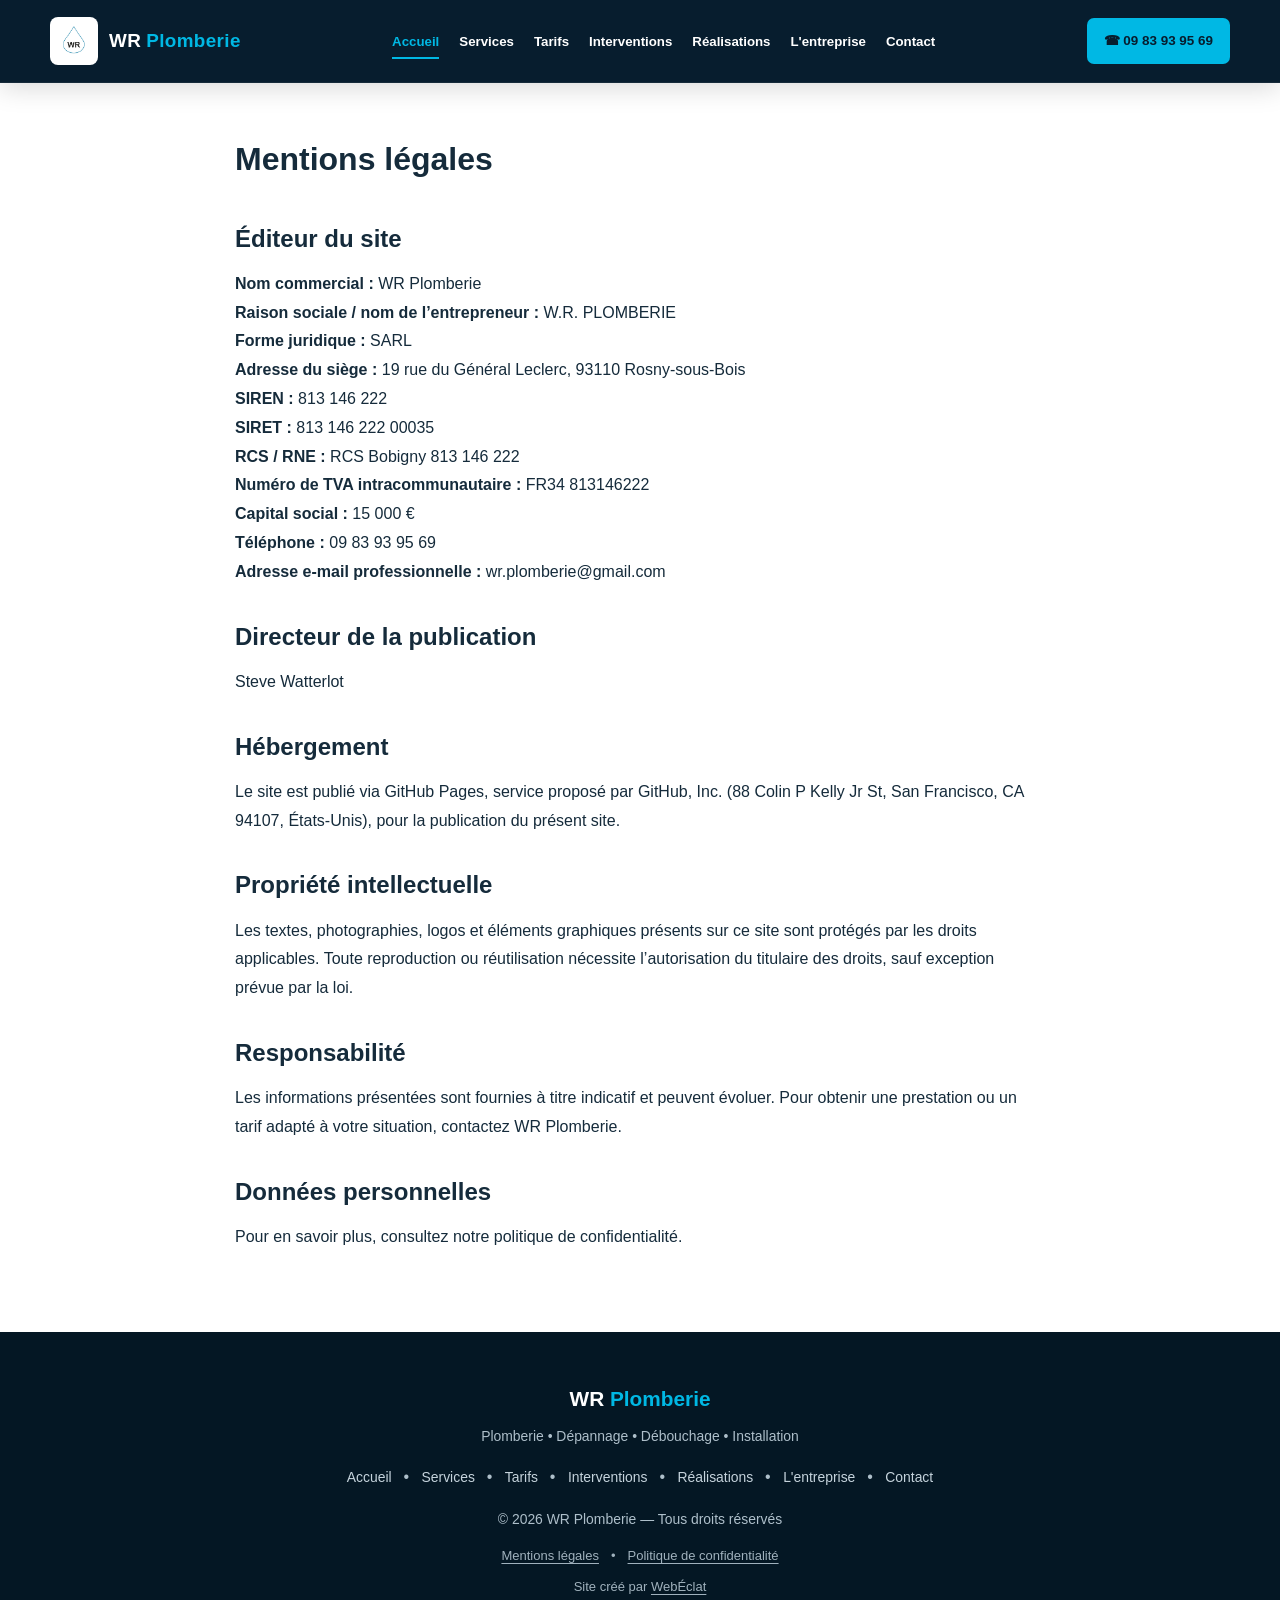
<file: mentions-legales.html>
<!DOCTYPE html>
<html lang="fr">

<head>
  <meta charset="UTF-8">

  <meta
    name="viewport"
    content="width=device-width, initial-scale=1.0"
  >

  <title>Mentions légales | WR Plomberie</title>

  <meta
    name="description"
    content="WR Plomberie à Rosny-sous-Bois : dépannage plomberie, recherche de fuite, dégorgement, débouchage, installation et travaux de plomberie."
  >

  <link rel="stylesheet" href="style.css">
  <link rel="icon" type="image/x-icon" href="favicon.ico">
  <link rel="icon" type="image/png" sizes="256x256" href="favicon.png">
  <link rel="apple-touch-icon" href="favicon.png">
</head>


<body>

  <!-- =====================================================
       HEADER
  ====================================================== -->

  <header>

    <nav>

      <!-- LOGO -->

      <a href="index.html" class="logo">

        <img
          src="images/logo.png"
          alt="Logo WR Plomberie"
        >

        WR <span>Plomberie</span>

      </a>


      <!-- MENU ORDINATEUR -->

      <ul class="nav-links">

        <li>
          <a href="index.html" class="active">
            Accueil
          </a>
        </li>

        <li>
          <a href="services.html">
            Services
          </a>
        </li>

        <li>
          <a href="tarifs.html">
            Tarifs
          </a>
        </li>

        <li>
          <a href="interventions.html">
            Interventions
          </a>
        </li>

        <li>
          <a href="realisations.html">
            Réalisations
          </a>
        </li>

        <li>
          <a href="entreprise.html">
            L'entreprise
          </a>
        </li>

        <li>
          <a href="contact.html">
            Contact
          </a>
        </li>

      </ul>


      <!-- TELEPHONE ORDINATEUR -->

      <a
        href="tel:0983939569"
        class="nav-appel"
      >
        ☎ 09 83 93 95 69
      </a>


      <!-- BOUTON ☰ MOBILE -->

      <button
        class="menu-toggle"
        type="button"
        aria-label="Ouvrir le menu"
        aria-expanded="false"
      >

        <span></span>
        <span></span>
        <span></span>

      </button>


      <!-- MENU MOBILE -->

      <div class="nav-mobile">

        <a
          href="index.html"
          class="active"
        >
          Accueil
        </a>

        <a href="services.html">
          Services
        </a>

        <a href="tarifs.html">
          Tarifs
        </a>

        <a href="interventions.html">
          Interventions
        </a>

        <a href="realisations.html">
          Réalisations
        </a>

        <a href="entreprise.html">
          L'entreprise
        </a>

        <a href="contact.html">
          Contact
        </a>

        <a
          href="tel:0983939569"
          class="mobile-appel"
        >
          ☎ Appeler le 09 83 93 95 69
        </a>

      </div>

    </nav>

  </header><main class="legal-content"><h1>Mentions légales</h1><h2>Éditeur du site</h2><p><strong>Nom commercial :</strong> WR Plomberie<br><strong>Raison sociale / nom de l’entrepreneur :</strong> W.R. PLOMBERIE<br><strong>Forme juridique :</strong> SARL<br><strong>Adresse du siège :</strong> 19 rue du Général Leclerc, 93110 Rosny-sous-Bois<br><strong>SIREN :</strong> 813 146 222<br><strong>SIRET :</strong> 813 146 222 00035<br><strong>RCS / RNE :</strong> RCS Bobigny 813 146 222<br><strong>Numéro de TVA intracommunautaire :</strong> FR34 813146222<br><strong>Capital social :</strong> 15 000 €<br><strong>Téléphone :</strong> 09 83 93 95 69<br><strong>Adresse e-mail professionnelle :</strong> <a href="mailto:wr.plomberie@gmail.com">wr.plomberie@gmail.com</a></p><h2>Directeur de la publication</h2><p>Steve Watterlot</p><h2>Hébergement</h2><p>Le site est publié via GitHub Pages, service proposé par GitHub, Inc. (88 Colin P Kelly Jr St, San Francisco, CA 94107, États-Unis), pour la publication du présent site.</p><h2>Propriété intellectuelle</h2><p>Les textes, photographies, logos et éléments graphiques présents sur ce site sont protégés par les droits applicables. Toute reproduction ou réutilisation nécessite l’autorisation du titulaire des droits, sauf exception prévue par la loi.</p><h2>Responsabilité</h2><p>Les informations présentées sont fournies à titre indicatif et peuvent évoluer. Pour obtenir une prestation ou un tarif adapté à votre situation, contactez WR Plomberie.</p><h2>Données personnelles</h2><p>Pour en savoir plus, consultez notre <a href="politique-confidentialite.html">politique de confidentialité</a>.</p></main><footer>

    <div class="container">

      <div class="footer-logo">
        WR <span>Plomberie</span>
      </div>

      <p>
        Plomberie • Dépannage • Débouchage • Installation
      </p>


      <div class="footer-liens">

        <a href="index.html">
          Accueil
        </a>

        •

        <a href="services.html">
          Services
        </a>

        •

        <a href="tarifs.html">
          Tarifs
        </a>

        •

        <a href="interventions.html">
          Interventions
        </a>

        •

        <a href="realisations.html">
          Réalisations
        </a>

        •

        <a href="entreprise.html">
          L'entreprise
        </a>

        •

        <a href="contact.html">
          Contact
        </a>

      </div>


      <p style="margin-top:18px;">
        © 2026 WR Plomberie — Tous droits réservés
      </p>

    </div>

        <div class="footer-legal-links"><div class="footer-legal-pages"><a href="mentions-legales.html">Mentions légales</a><span aria-hidden="true">•</span><a href="politique-confidentialite.html">Politique de confidentialité</a></div><div class="footer-credit">Site créé par <a href="https://webeclat.pages.dev/" target="_blank" rel="noopener noreferrer">WebÉclat</a></div></div>
  </footer>


  <!-- ACTIVE LE MENU MOBILE -->

  <script src="script.js"></script>

</body></html>
</file>
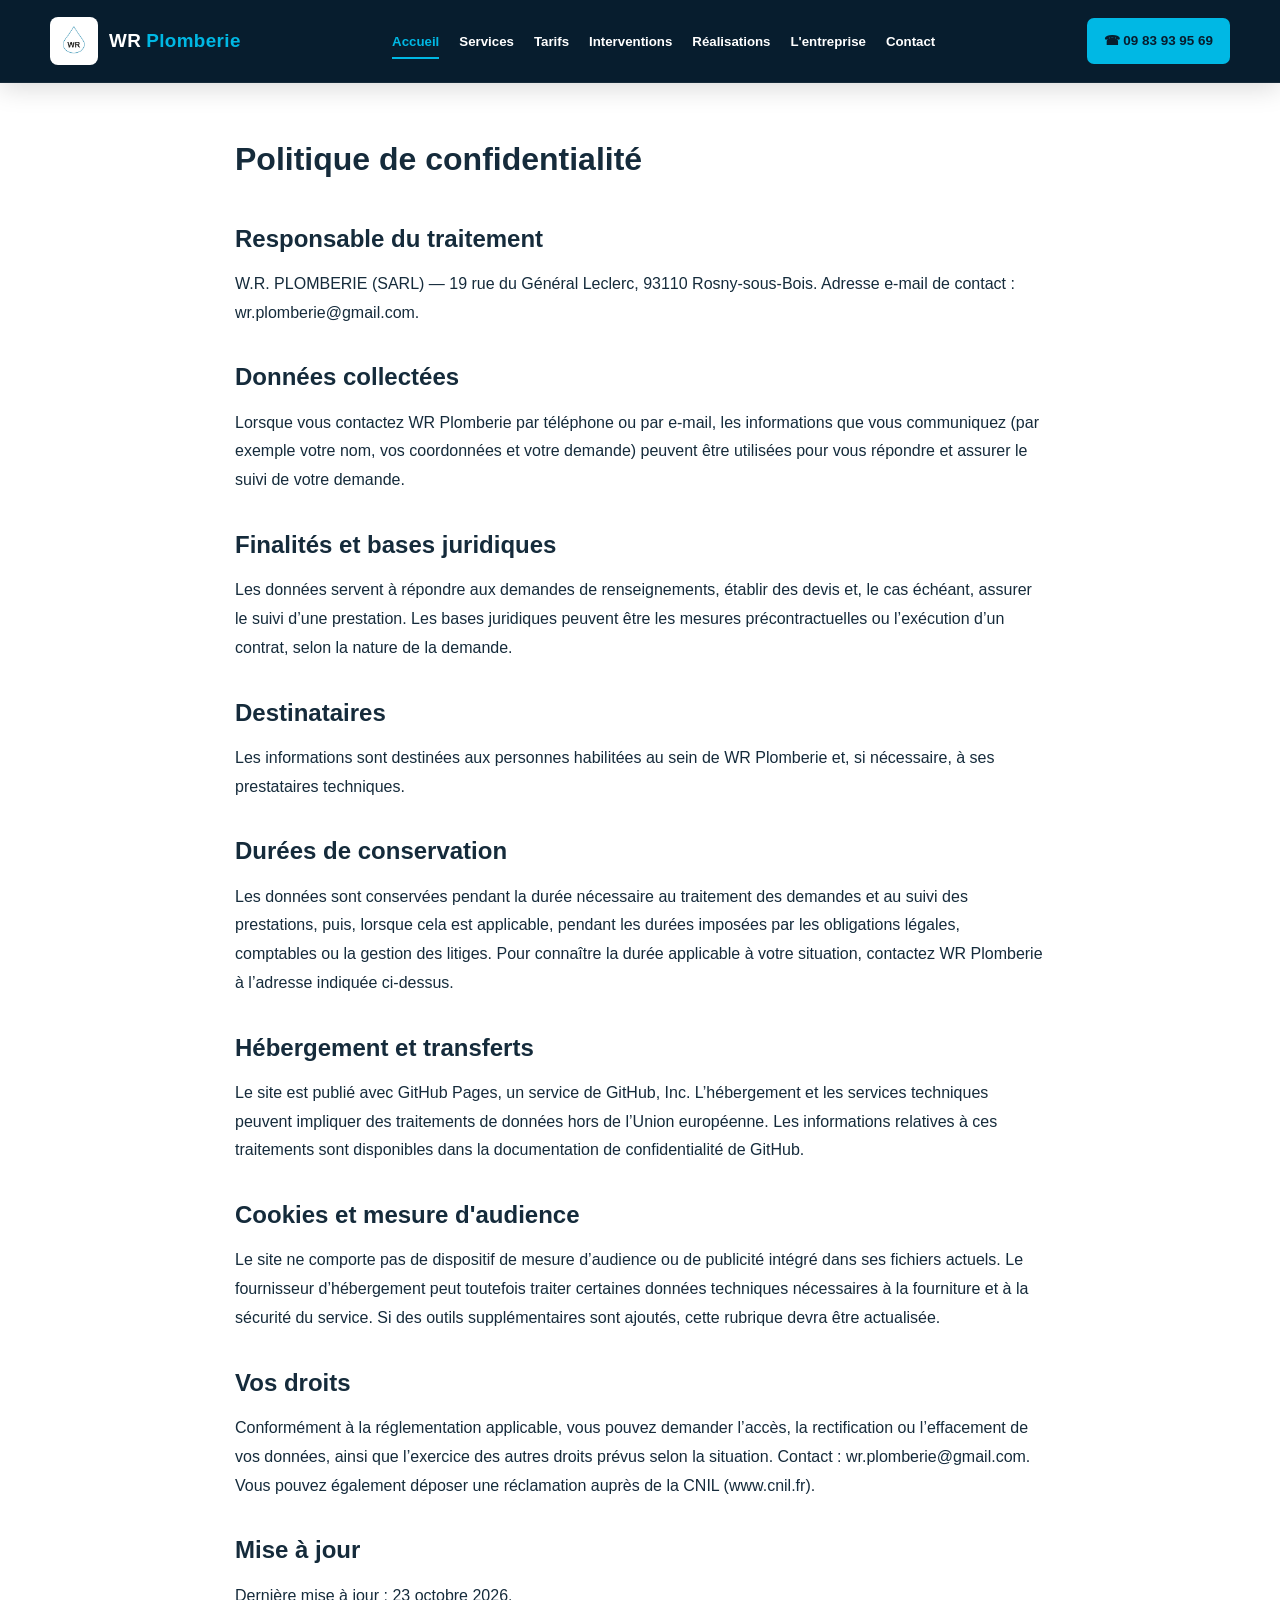
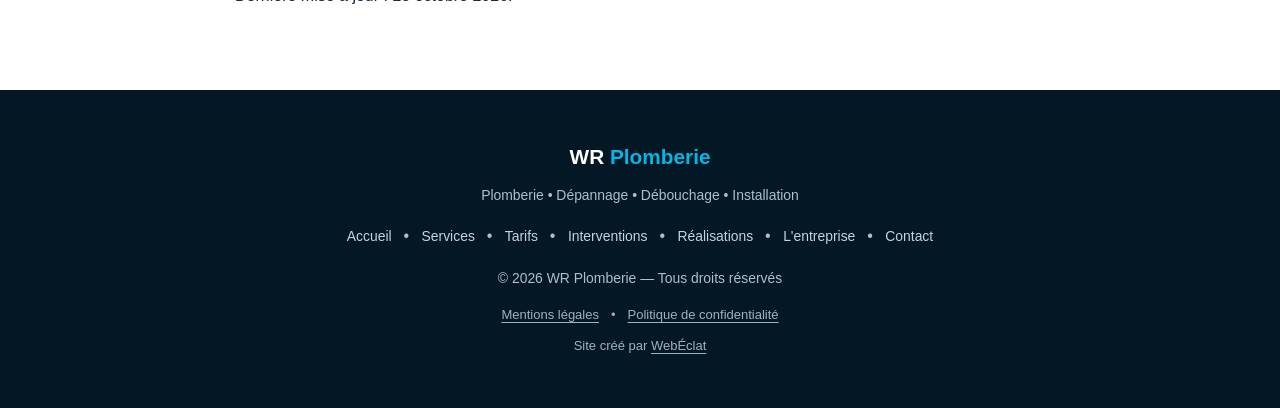
<file: politique-confidentialite.html>
<!DOCTYPE html>
<html lang="fr">

<head>
  <meta charset="UTF-8">

  <meta
    name="viewport"
    content="width=device-width, initial-scale=1.0"
  >

  <title>Politique de confidentialité | WR Plomberie</title>

  <meta
    name="description"
    content="WR Plomberie à Rosny-sous-Bois : dépannage plomberie, recherche de fuite, dégorgement, débouchage, installation et travaux de plomberie."
  >

  <link rel="stylesheet" href="style.css">
  <link rel="icon" type="image/x-icon" href="favicon.ico">
  <link rel="icon" type="image/png" sizes="256x256" href="favicon.png">
  <link rel="apple-touch-icon" href="favicon.png">
</head>


<body>

  <!-- =====================================================
       HEADER
  ====================================================== -->

  <header>

    <nav>

      <!-- LOGO -->

      <a href="index.html" class="logo">

        <img
          src="images/logo.png"
          alt="Logo WR Plomberie"
        >

        WR <span>Plomberie</span>

      </a>


      <!-- MENU ORDINATEUR -->

      <ul class="nav-links">

        <li>
          <a href="index.html" class="active">
            Accueil
          </a>
        </li>

        <li>
          <a href="services.html">
            Services
          </a>
        </li>

        <li>
          <a href="tarifs.html">
            Tarifs
          </a>
        </li>

        <li>
          <a href="interventions.html">
            Interventions
          </a>
        </li>

        <li>
          <a href="realisations.html">
            Réalisations
          </a>
        </li>

        <li>
          <a href="entreprise.html">
            L'entreprise
          </a>
        </li>

        <li>
          <a href="contact.html">
            Contact
          </a>
        </li>

      </ul>


      <!-- TELEPHONE ORDINATEUR -->

      <a
        href="tel:0983939569"
        class="nav-appel"
      >
        ☎ 09 83 93 95 69
      </a>


      <!-- BOUTON ☰ MOBILE -->

      <button
        class="menu-toggle"
        type="button"
        aria-label="Ouvrir le menu"
        aria-expanded="false"
      >

        <span></span>
        <span></span>
        <span></span>

      </button>


      <!-- MENU MOBILE -->

      <div class="nav-mobile">

        <a
          href="index.html"
          class="active"
        >
          Accueil
        </a>

        <a href="services.html">
          Services
        </a>

        <a href="tarifs.html">
          Tarifs
        </a>

        <a href="interventions.html">
          Interventions
        </a>

        <a href="realisations.html">
          Réalisations
        </a>

        <a href="entreprise.html">
          L'entreprise
        </a>

        <a href="contact.html">
          Contact
        </a>

        <a
          href="tel:0983939569"
          class="mobile-appel"
        >
          ☎ Appeler le 09 83 93 95 69
        </a>

      </div>

    </nav>

  </header><main class="legal-content"><h1>Politique de confidentialité</h1><h2>Responsable du traitement</h2><p>W.R. PLOMBERIE (SARL) — 19 rue du Général Leclerc, 93110 Rosny-sous-Bois. Adresse e-mail de contact : <a href="mailto:wr.plomberie@gmail.com">wr.plomberie@gmail.com</a>.</p><h2>Données collectées</h2><p>Lorsque vous contactez WR Plomberie par téléphone ou par e-mail, les informations que vous communiquez (par exemple votre nom, vos coordonnées et votre demande) peuvent être utilisées pour vous répondre et assurer le suivi de votre demande.</p><h2>Finalités et bases juridiques</h2><p>Les données servent à répondre aux demandes de renseignements, établir des devis et, le cas échéant, assurer le suivi d’une prestation. Les bases juridiques peuvent être les mesures précontractuelles ou l’exécution d’un contrat, selon la nature de la demande.</p><h2>Destinataires</h2><p>Les informations sont destinées aux personnes habilitées au sein de WR Plomberie et, si nécessaire, à ses prestataires techniques.</p><h2>Durées de conservation</h2><p>Les données sont conservées pendant la durée nécessaire au traitement des demandes et au suivi des prestations, puis, lorsque cela est applicable, pendant les durées imposées par les obligations légales, comptables ou la gestion des litiges. Pour connaître la durée applicable à votre situation, contactez WR Plomberie à l’adresse indiquée ci-dessus.</p><h2>Hébergement et transferts</h2><p>Le site est publié avec GitHub Pages, un service de GitHub, Inc. L’hébergement et les services techniques peuvent impliquer des traitements de données hors de l’Union européenne. Les informations relatives à ces traitements sont disponibles dans la documentation de confidentialité de GitHub.</p><h2>Cookies et mesure d'audience</h2><p>Le site ne comporte pas de dispositif de mesure d’audience ou de publicité intégré dans ses fichiers actuels. Le fournisseur d’hébergement peut toutefois traiter certaines données techniques nécessaires à la fourniture et à la sécurité du service. Si des outils supplémentaires sont ajoutés, cette rubrique devra être actualisée.</p><h2>Vos droits</h2><p>Conformément à la réglementation applicable, vous pouvez demander l’accès, la rectification ou l’effacement de vos données, ainsi que l’exercice des autres droits prévus selon la situation. Contact : <a href="mailto:wr.plomberie@gmail.com">wr.plomberie@gmail.com</a>. Vous pouvez également déposer une réclamation auprès de la CNIL (<a href="https://www.cnil.fr/" target="_blank" rel="noopener noreferrer">www.cnil.fr</a>).</p><h2>Mise à jour</h2><p>Dernière mise à jour : 23 octobre 2026.</p></main><footer>

    <div class="container">

      <div class="footer-logo">
        WR <span>Plomberie</span>
      </div>

      <p>
        Plomberie • Dépannage • Débouchage • Installation
      </p>


      <div class="footer-liens">

        <a href="index.html">
          Accueil
        </a>

        •

        <a href="services.html">
          Services
        </a>

        •

        <a href="tarifs.html">
          Tarifs
        </a>

        •

        <a href="interventions.html">
          Interventions
        </a>

        •

        <a href="realisations.html">
          Réalisations
        </a>

        •

        <a href="entreprise.html">
          L'entreprise
        </a>

        •

        <a href="contact.html">
          Contact
        </a>

      </div>


      <p style="margin-top:18px;">
        © 2026 WR Plomberie — Tous droits réservés
      </p>

    </div>

        <div class="footer-legal-links"><div class="footer-legal-pages"><a href="mentions-legales.html">Mentions légales</a><span aria-hidden="true">•</span><a href="politique-confidentialite.html">Politique de confidentialité</a></div><div class="footer-credit">Site créé par <a href="https://webeclat.pages.dev/" target="_blank" rel="noopener noreferrer">WebÉclat</a></div></div>
  </footer>


  <!-- ACTIVE LE MENU MOBILE -->

  <script src="script.js"></script>

</body></html>
</file>
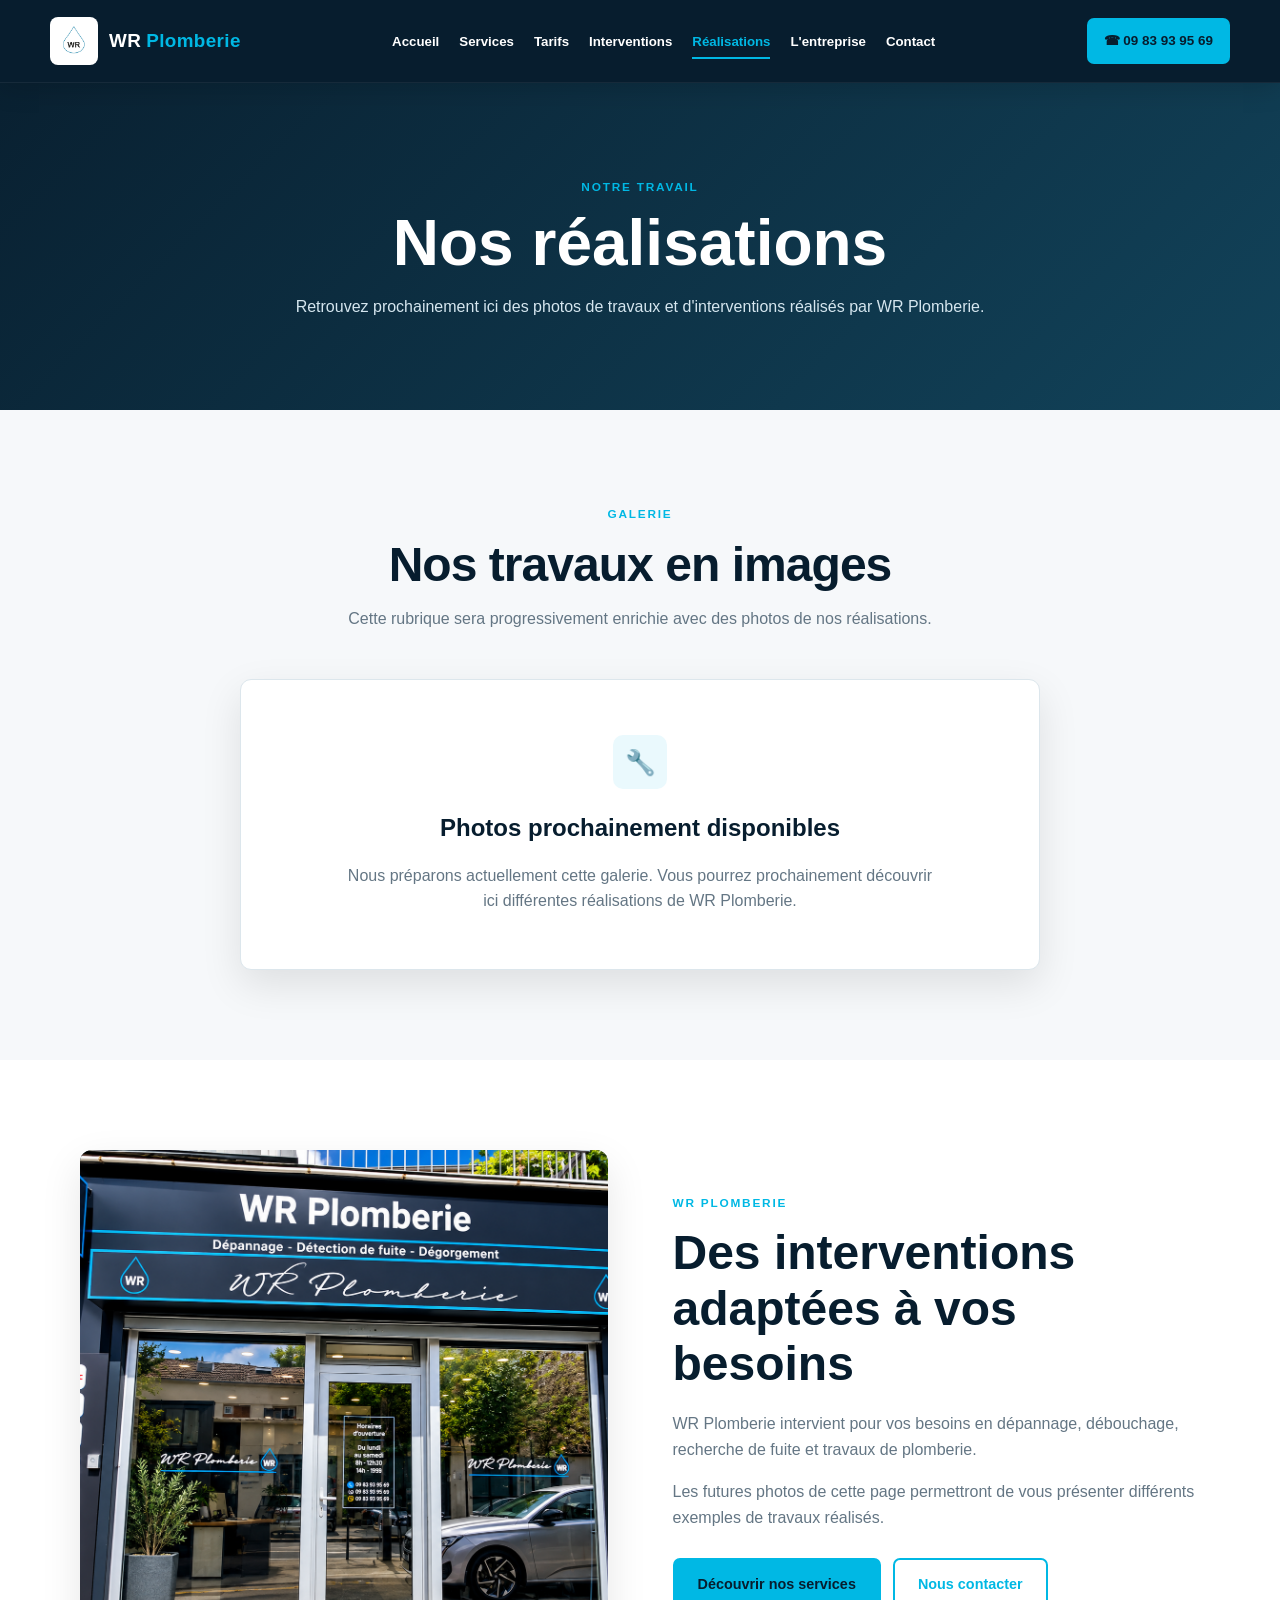
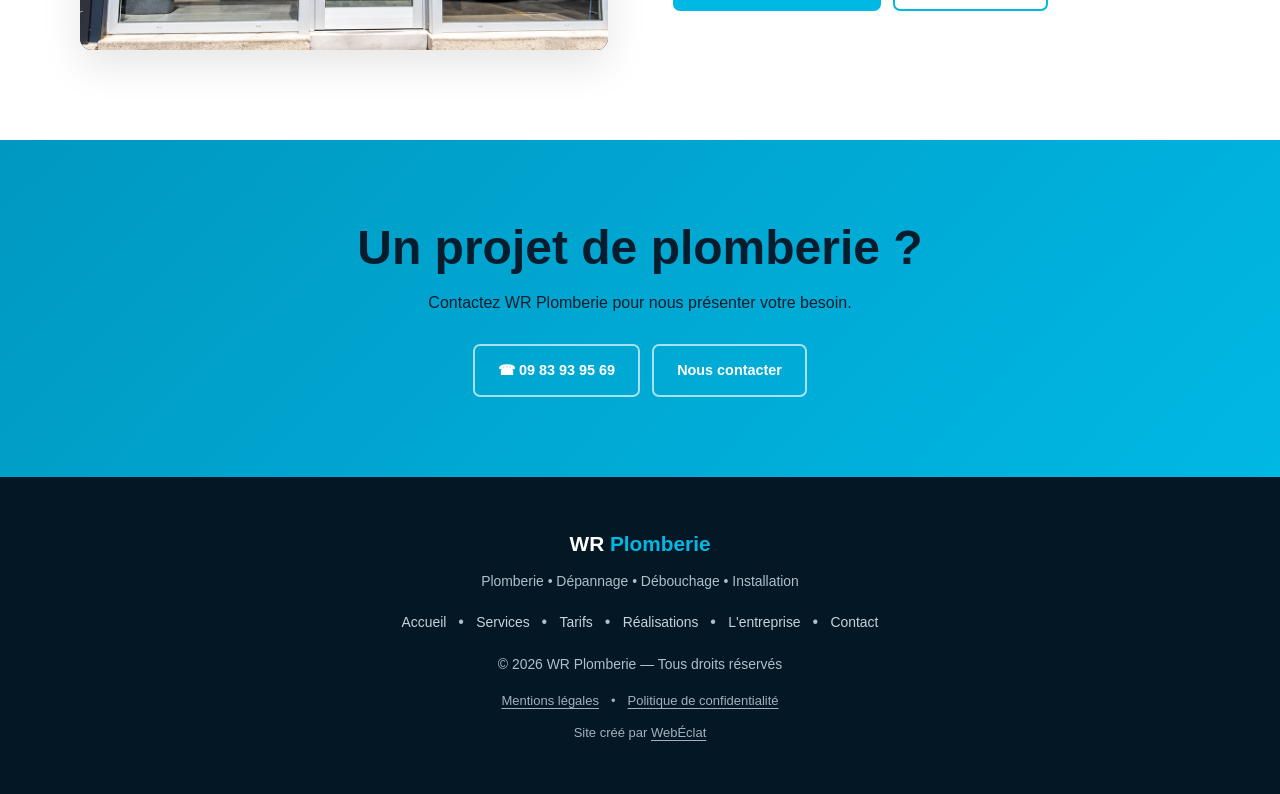
<file: realisations.html>
<!DOCTYPE html>
<html lang="fr">

<head>
  <meta charset="UTF-8">

  <meta
    name="viewport"
    content="width=device-width, initial-scale=1.0"
  >

  <title>Réalisations | WR Plomberie</title>

  <meta
    name="description"
    content="Découvrez prochainement les réalisations et travaux de plomberie effectués par WR Plomberie."
  >

  <link rel="stylesheet" href="style.css">
  <link rel="icon" type="image/x-icon" href="favicon.ico">
  <link rel="icon" type="image/png" sizes="256x256" href="favicon.png">
  <link rel="apple-touch-icon" href="favicon.png">
</head>


<body>

  <!-- =====================================================
       HEADER
  ====================================================== -->

  <header>

    <nav>

      <a href="index.html" class="logo">

        <img
          src="images/logo.png"
          alt="Logo WR Plomberie"
        >

        WR <span>Plomberie</span>

      </a>


      <ul class="nav-links">

        <li>
          <a href="index.html">
            Accueil
          </a>
        </li>

        <li>
          <a href="services.html">
            Services
          </a>
        </li>

        <li>
          <a href="tarifs.html">
            Tarifs
          </a>
        </li>

        <li>
          <a href="interventions.html">
            Interventions
          </a>
        </li>

        <li>
          <a href="realisations.html" class="active">
            Réalisations
          </a>
        </li>

        <li>
          <a href="entreprise.html">
            L'entreprise
          </a>
        </li>

        <li>
          <a href="contact.html">
            Contact
          </a>
        </li>

      </ul>


      <a
        href="tel:0983939569"
        class="nav-appel"
      >
        ☎ 09 83 93 95 69
      </a>

    </nav>

  </header>


  <!-- =====================================================
       TITRE
  ====================================================== -->

  <main class="page-hero">

    <div class="container">

      <span class="sur-titre">
        Notre travail
      </span>

      <h1>
        Nos réalisations
      </h1>

      <p>
        Retrouvez prochainement ici
        des photos de travaux et d'interventions
        réalisés par WR Plomberie.
      </p>

    </div>

  </main>


  <!-- =====================================================
       REALISATIONS EN ATTENTE
  ====================================================== -->

  <section class="section section-grise">

    <div class="container">

      <div class="titre-section">

        <span class="sur-titre">
          Galerie
        </span>

        <h2>
          Nos travaux en images
        </h2>

        <p>
          Cette rubrique sera progressivement enrichie
          avec des photos de nos réalisations.
        </p>

      </div>


      <div
        class="contact-bloc"
        style="
          max-width:800px;
          margin:0 auto;
          text-align:center;
          padding:55px 30px;
        "
      >

        <div
          class="service-icone"
          style="margin:0 auto 20px;"
        >
          🔧
        </div>

        <h2 style="margin-bottom:15px;">
          Photos prochainement disponibles
        </h2>

        <p style="
          max-width:600px;
          margin:0 auto;
          color:#647684;
        ">
          Nous préparons actuellement cette galerie.
          Vous pourrez prochainement découvrir ici
          différentes réalisations de WR Plomberie.
        </p>

      </div>

    </div>

  </section>


  <!-- =====================================================
       VITRINE ENTREPRISE
  ====================================================== -->

  <section class="section">

    <div class="container">

      <div class="presentation">


        <div class="presentation-image">

          <img
            src="images/vitrine.webp"
            alt="WR Plomberie à Rosny-sous-Bois"
            loading="lazy"
          >

        </div>


        <div class="presentation-texte">

          <span class="sur-titre">
            WR Plomberie
          </span>

          <h2>
            Des interventions adaptées
            à vos besoins
          </h2>

          <p>
            WR Plomberie intervient pour vos besoins
            en dépannage, débouchage,
            recherche de fuite
            et travaux de plomberie.
          </p>

          <p>
            Les futures photos de cette page
            permettront de vous présenter
            différents exemples de travaux réalisés.
          </p>


          <div class="boutons">

            <a
              href="services.html"
              class="btn"
            >
              Découvrir nos services
            </a>

            <a
              href="contact.html"
              class="btn btn-contour"
            >
              Nous contacter
            </a>

          </div>

        </div>


      </div>

    </div>

  </section>


  <!-- =====================================================
       CTA
  ====================================================== -->

  <section class="cta">

    <div class="container">

      <h2>
        Un projet de plomberie ?
      </h2>

      <p>
        Contactez WR Plomberie
        pour nous présenter votre besoin.
      </p>


      <div class="boutons">

        <a
          href="tel:0983939569"
          class="btn btn-blanc"
        >
          ☎ 09 83 93 95 69
        </a>

        <a
          href="contact.html"
          class="btn btn-blanc"
        >
          Nous contacter
        </a>

      </div>

    </div>

  </section>


  <!-- =====================================================
       FOOTER
  ====================================================== -->

  <footer>

    <div class="container">

      <div class="footer-logo">
        WR <span>Plomberie</span>
      </div>

      <p>
        Plomberie • Dépannage • Débouchage • Installation
      </p>


      <div class="footer-liens">

        <a href="index.html">
          Accueil
        </a>

        •

        <a href="services.html">
          Services
        </a>

        •

        <a href="tarifs.html">
          Tarifs
        </a>

        •

        <a href="realisations.html">
          Réalisations
        </a>

        •

        <a href="entreprise.html">
          L'entreprise
        </a>

        •

        <a href="contact.html">
          Contact
        </a>

      </div>


      <p style="margin-top:18px;">
        © 2026 WR Plomberie — Tous droits réservés
      </p>

    </div>

        <div class="footer-legal-links"><div class="footer-legal-pages"><a href="mentions-legales.html">Mentions légales</a><span aria-hidden="true">•</span><a href="politique-confidentialite.html">Politique de confidentialité</a></div><div class="footer-credit">Site créé par <a href="https://webeclat.pages.dev/" target="_blank" rel="noopener noreferrer">WebÉclat</a></div></div>
  </footer>


</body>
</html>
</file>
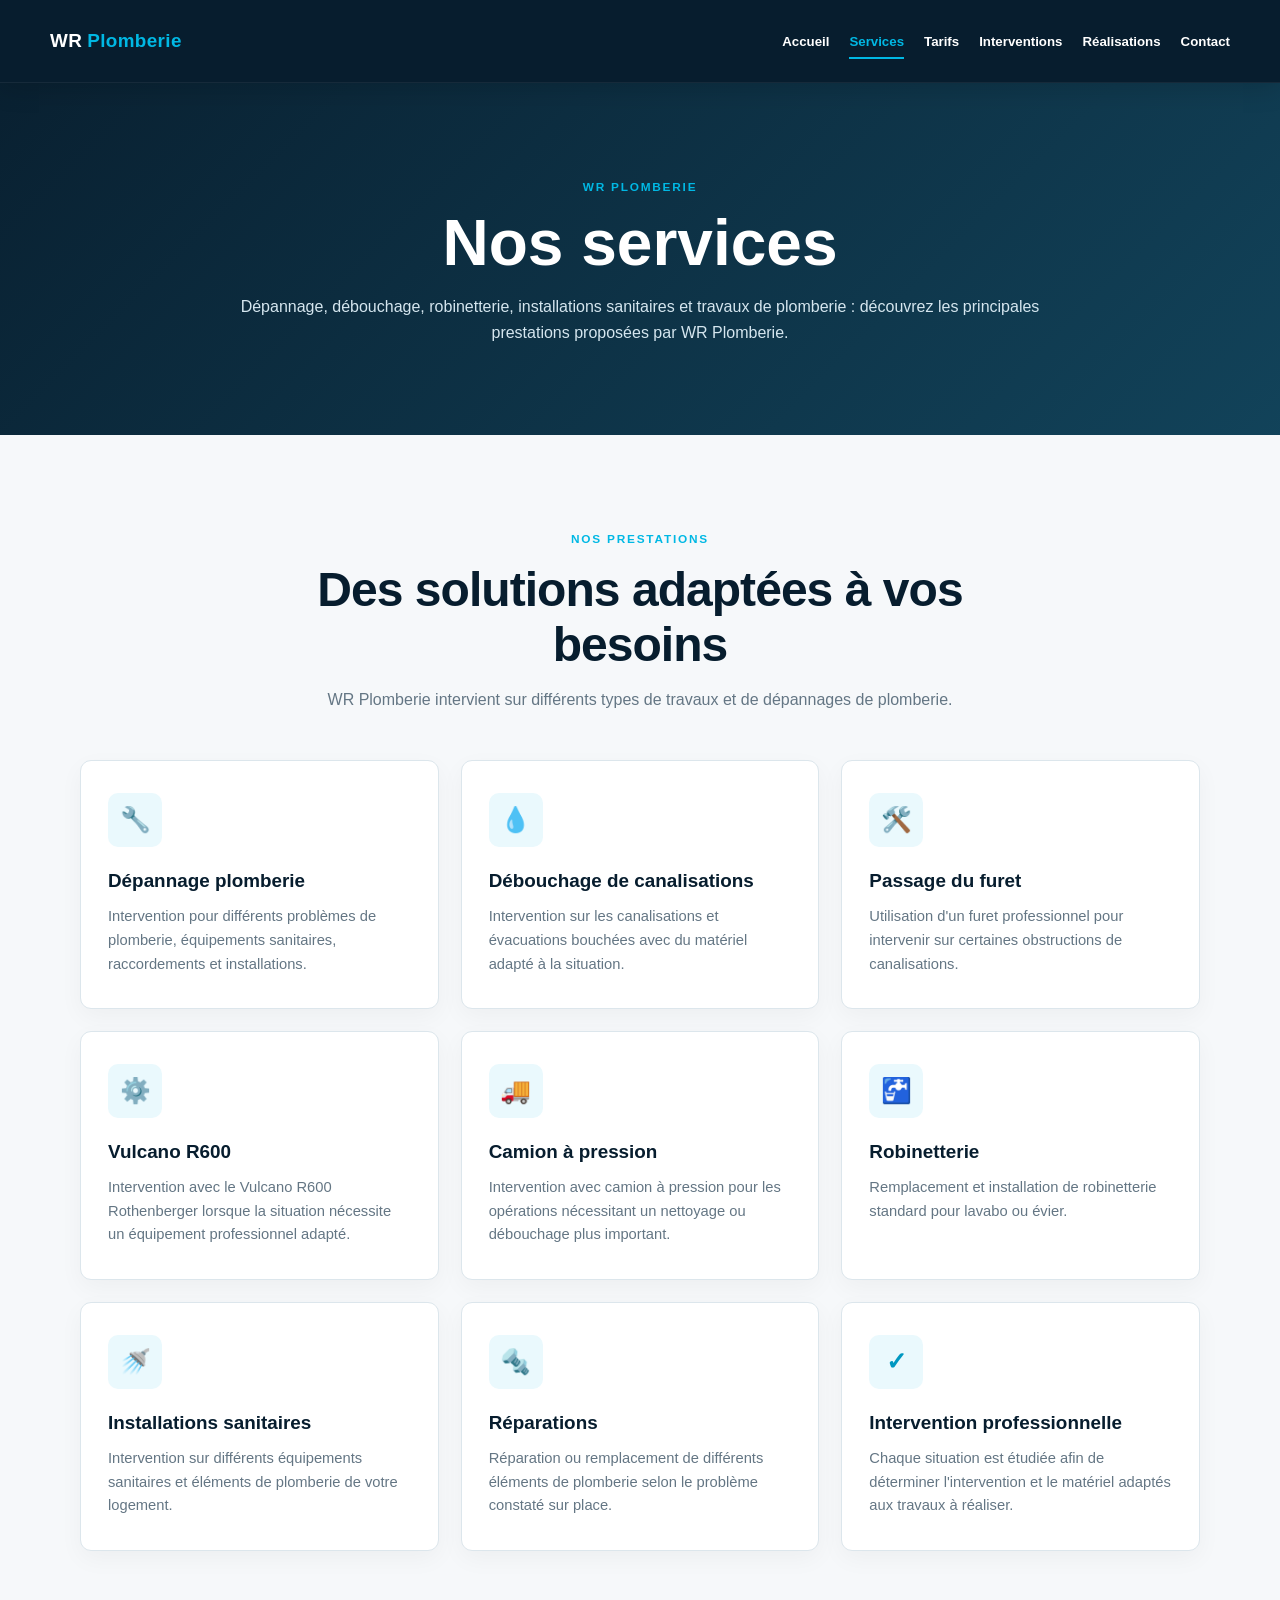
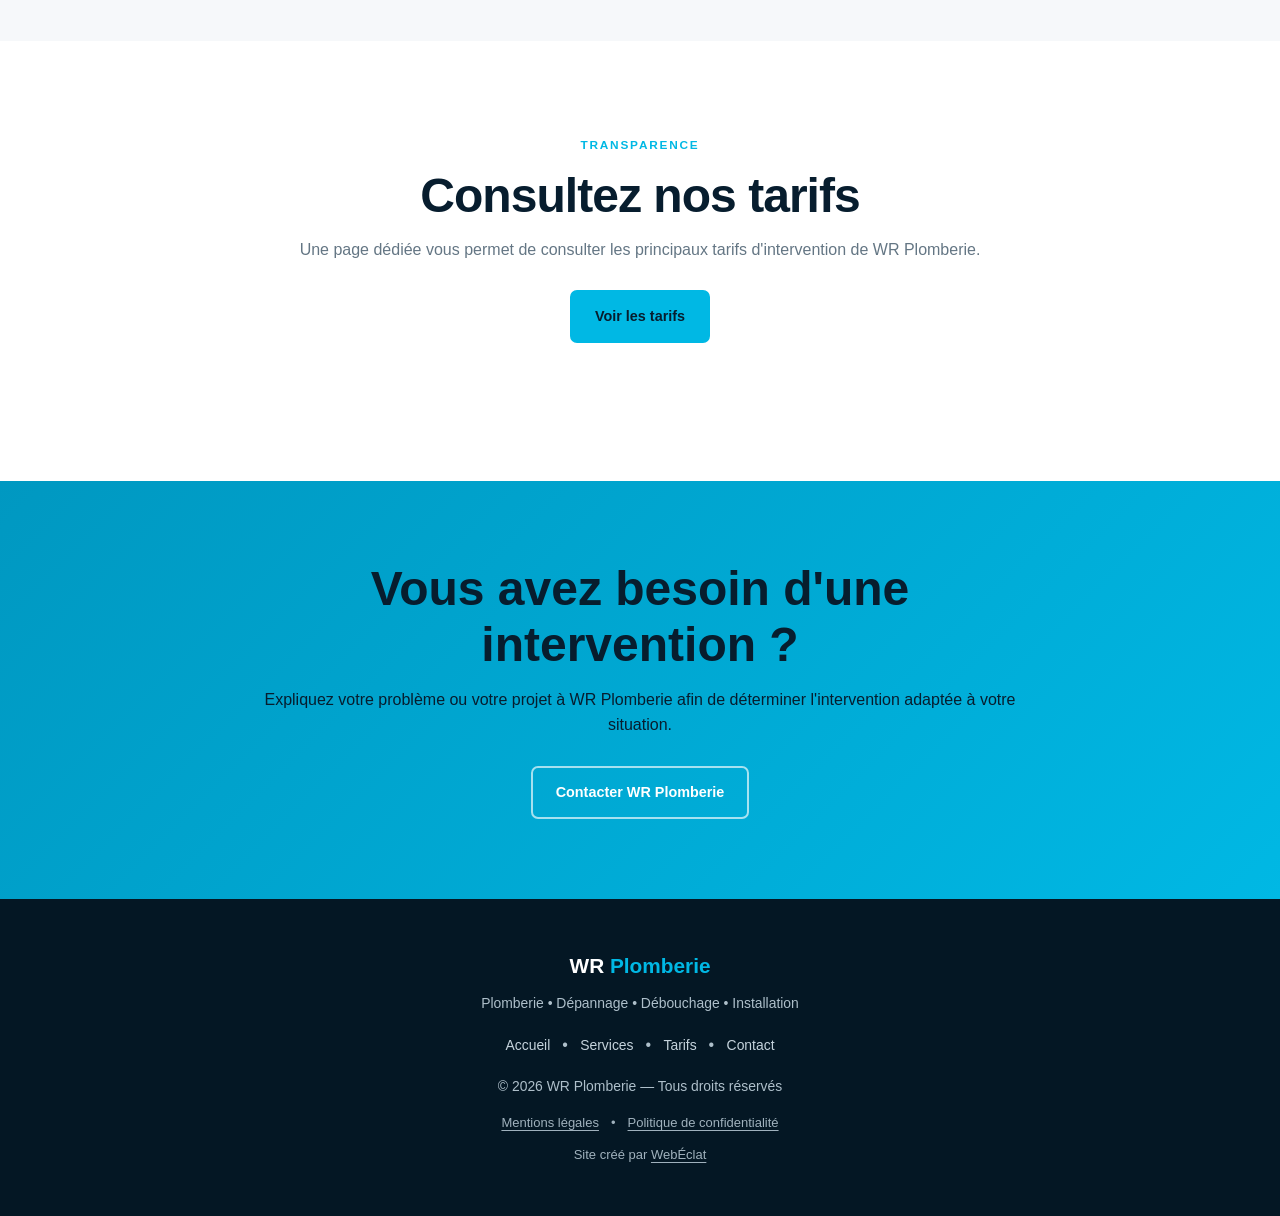
<file: services.html>
<!DOCTYPE html>
<html lang="fr">

<head>
  <meta charset="UTF-8">

  <meta
    name="viewport"
    content="width=device-width, initial-scale=1.0"
  >

  <title>Services | WR Plomberie</title>

  <meta
    name="description"
    content="Découvrez les services de WR Plomberie : dépannage, débouchage, robinetterie, sanitaires et interventions de plomberie."
  >

  <link rel="stylesheet" href="style.css">
  <link rel="icon" type="image/x-icon" href="favicon.ico">
  <link rel="icon" type="image/png" sizes="256x256" href="favicon.png">
  <link rel="apple-touch-icon" href="favicon.png">
</head>


<body>

  <!-- =====================================================
       MENU
  ====================================================== -->

  <header>

    <nav>

      <a href="index.html" class="logo">
        WR <span>Plomberie</span>
      </a>


      <ul class="nav-links">

        <li>
          <a href="index.html">
            Accueil
          </a>
        </li>

        <li>
          <a href="services.html" class="active">
            Services
          </a>
        </li>

        <li>
          <a href="tarifs.html">
            Tarifs
          </a>
        </li>

        <li>
          <a href="interventions.html">
            Interventions
          </a>
        </li>

        <li>
          <a href="realisations.html">
            Réalisations
          </a>
        </li>

        <li>
          <a href="contact.html">
            Contact
          </a>
        </li>

      </ul>

    </nav>

  </header>


  <!-- =====================================================
       TITRE
  ====================================================== -->

  <main class="page-hero">

    <div class="container">

      <span class="sur-titre">
        WR Plomberie
      </span>

      <h1>
        Nos services
      </h1>

      <p>
        Dépannage, débouchage, robinetterie,
        installations sanitaires et travaux de plomberie :
        découvrez les principales prestations proposées
        par WR Plomberie.
      </p>

    </div>

  </main>


  <!-- =====================================================
       SERVICES
  ====================================================== -->

  <section class="section section-grise">

    <div class="container">


      <div class="titre-section">

        <span class="sur-titre">
          Nos prestations
        </span>

        <h2>
          Des solutions adaptées à vos besoins
        </h2>

        <p>
          WR Plomberie intervient sur différents types
          de travaux et de dépannages de plomberie.
        </p>

      </div>


      <div class="services-grid">


        <!-- DEPANNAGE -->

        <article class="service-card">

          <div class="service-icone">
            🔧
          </div>

          <h3>
            Dépannage plomberie
          </h3>

          <p>
            Intervention pour différents problèmes
            de plomberie, équipements sanitaires,
            raccordements et installations.
          </p>

        </article>


        <!-- DEBOUCHAGE -->

        <article class="service-card">

          <div class="service-icone">
            💧
          </div>

          <h3>
            Débouchage de canalisations
          </h3>

          <p>
            Intervention sur les canalisations
            et évacuations bouchées avec
            du matériel adapté à la situation.
          </p>

        </article>


        <!-- FURET -->

        <article class="service-card">

          <div class="service-icone">
            🛠️
          </div>

          <h3>
            Passage du furet
          </h3>

          <p>
            Utilisation d'un furet professionnel
            pour intervenir sur certaines
            obstructions de canalisations.
          </p>

        </article>


        <!-- VULCANO -->

        <article class="service-card">

          <div class="service-icone">
            ⚙️
          </div>

          <h3>
            Vulcano R600
          </h3>

          <p>
            Intervention avec le Vulcano R600
            Rothenberger lorsque la situation
            nécessite un équipement professionnel adapté.
          </p>

        </article>


        <!-- CAMION PRESSION -->

        <article class="service-card">

          <div class="service-icone">
            🚚
          </div>

          <h3>
            Camion à pression
          </h3>

          <p>
            Intervention avec camion à pression
            pour les opérations nécessitant
            un nettoyage ou débouchage plus important.
          </p>

        </article>


        <!-- ROBINETTERIE -->

        <article class="service-card">

          <div class="service-icone">
            🚰
          </div>

          <h3>
            Robinetterie
          </h3>

          <p>
            Remplacement et installation
            de robinetterie standard
            pour lavabo ou évier.
          </p>

        </article>


        <!-- SANITAIRES -->

        <article class="service-card">

          <div class="service-icone">
            🚿
          </div>

          <h3>
            Installations sanitaires
          </h3>

          <p>
            Intervention sur différents équipements
            sanitaires et éléments de plomberie
            de votre logement.
          </p>

        </article>


        <!-- REPARATIONS -->

        <article class="service-card">

          <div class="service-icone">
            🔩
          </div>

          <h3>
            Réparations
          </h3>

          <p>
            Réparation ou remplacement
            de différents éléments de plomberie
            selon le problème constaté sur place.
          </p>

        </article>


        <!-- CONSEIL -->

        <article class="service-card">

          <div class="service-icone">
            ✓
          </div>

          <h3>
            Intervention professionnelle
          </h3>

          <p>
            Chaque situation est étudiée
            afin de déterminer l'intervention
            et le matériel adaptés aux travaux à réaliser.
          </p>

        </article>


      </div>

    </div>

  </section>


  <!-- =====================================================
       TARIFS
  ====================================================== -->

  <section class="section">

    <div class="container">

      <div class="titre-section">

        <span class="sur-titre">
          Transparence
        </span>

        <h2>
          Consultez nos tarifs
        </h2>

        <p>
          Une page dédiée vous permet
          de consulter les principaux tarifs
          d'intervention de WR Plomberie.
        </p>


        <div
          class="boutons"
          style="justify-content:center;"
        >

          <a
            href="tarifs.html"
            class="btn"
          >
            Voir les tarifs
          </a>

        </div>

      </div>

    </div>

  </section>


  <!-- =====================================================
       INTERVENTION
  ====================================================== -->

  <section class="cta">

    <div class="container">

      <h2>
        Vous avez besoin d'une intervention ?
      </h2>

      <p>
        Expliquez votre problème ou votre projet
        à WR Plomberie afin de déterminer
        l'intervention adaptée à votre situation.
      </p>


      <div class="boutons">

        <a
          href="contact.html"
          class="btn btn-blanc"
        >
          Contacter WR Plomberie
        </a>

      </div>

    </div>

  </section>


  <!-- =====================================================
       FOOTER
  ====================================================== -->

  <footer>

    <div class="container">

      <div class="footer-logo">
        WR <span>Plomberie</span>
      </div>

      <p>
        Plomberie • Dépannage • Débouchage • Installation
      </p>


      <div class="footer-liens">

        <a href="index.html">
          Accueil
        </a>

        •

        <a href="services.html">
          Services
        </a>

        •

        <a href="tarifs.html">
          Tarifs
        </a>

        •

        <a href="contact.html">
          Contact
        </a>

      </div>


      <p style="margin-top:18px;">
        © 2026 WR Plomberie — Tous droits réservés
      </p>

    </div>

        <div class="footer-legal-links"><div class="footer-legal-pages"><a href="mentions-legales.html">Mentions légales</a><span aria-hidden="true">•</span><a href="politique-confidentialite.html">Politique de confidentialité</a></div><div class="footer-credit">Site créé par <a href="https://webeclat.pages.dev/" target="_blank" rel="noopener noreferrer">WebÉclat</a></div></div>
  </footer>


</body>

</html>
</file>
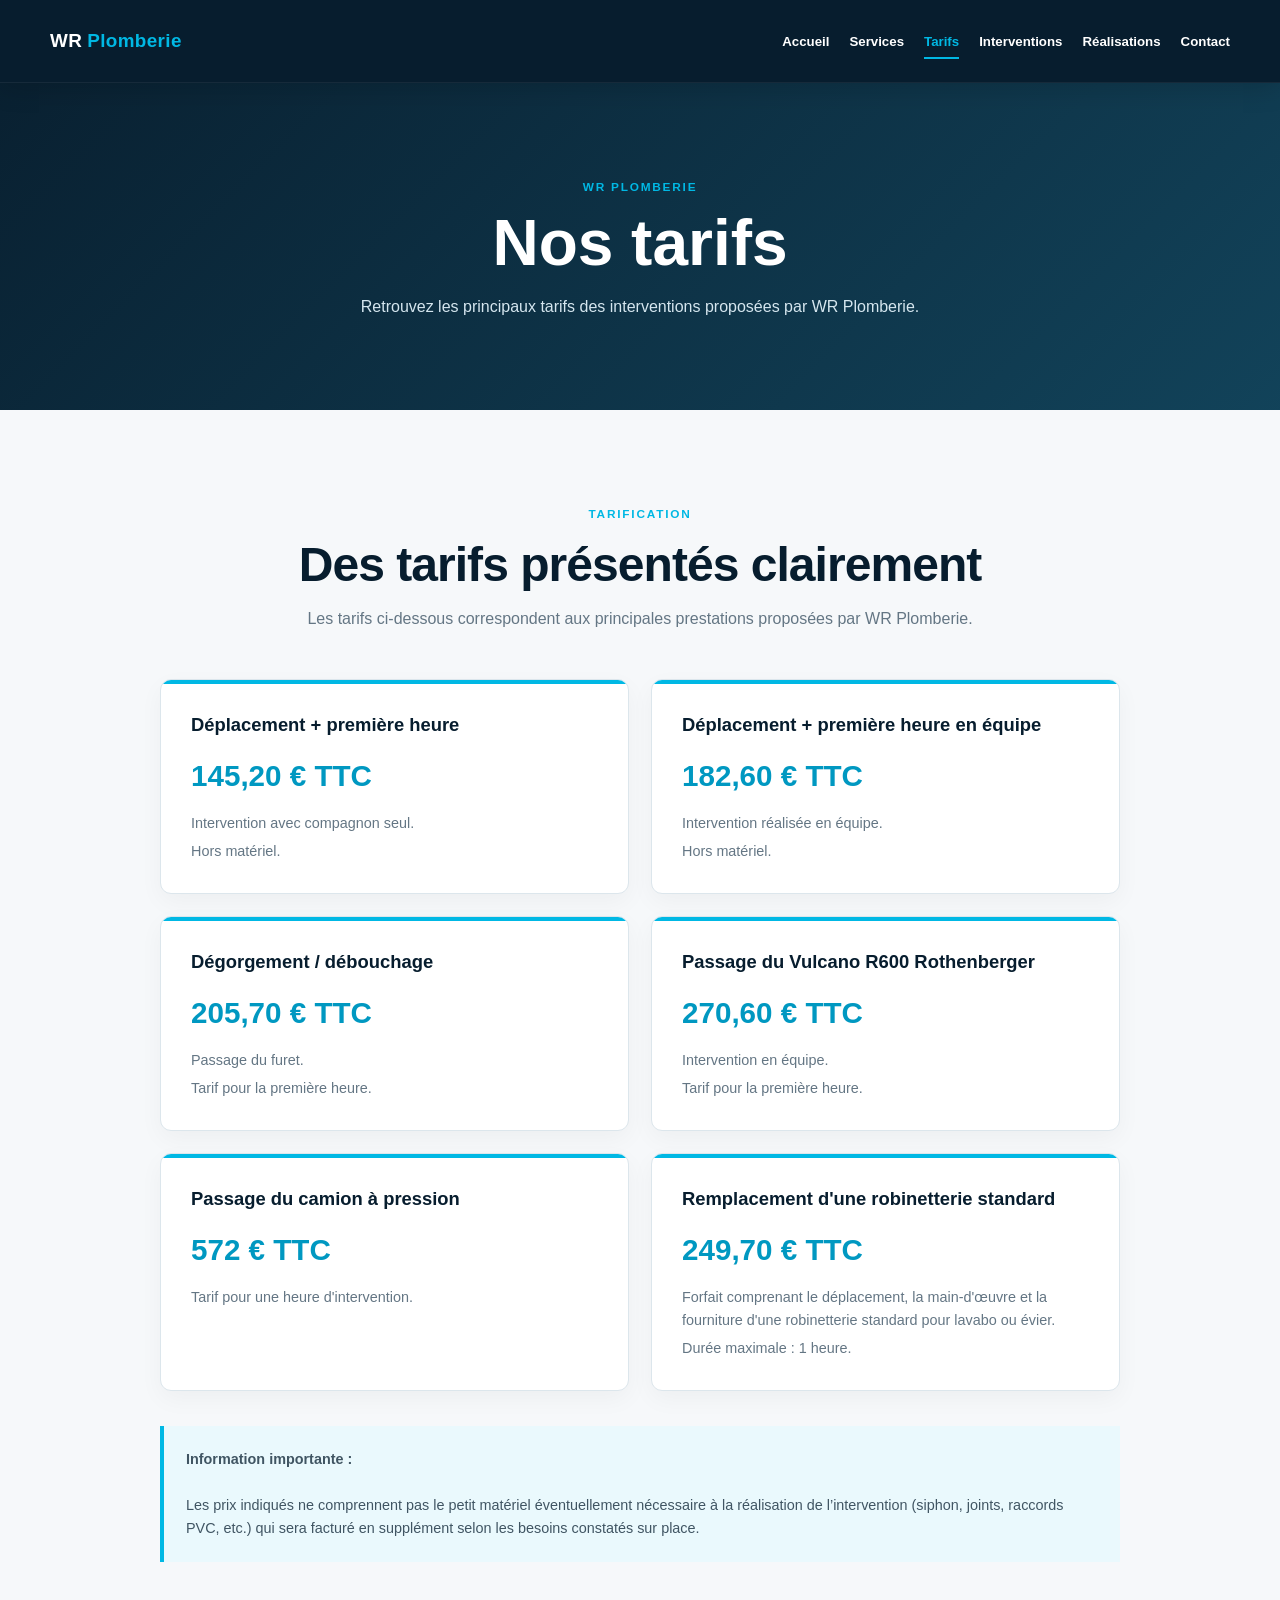
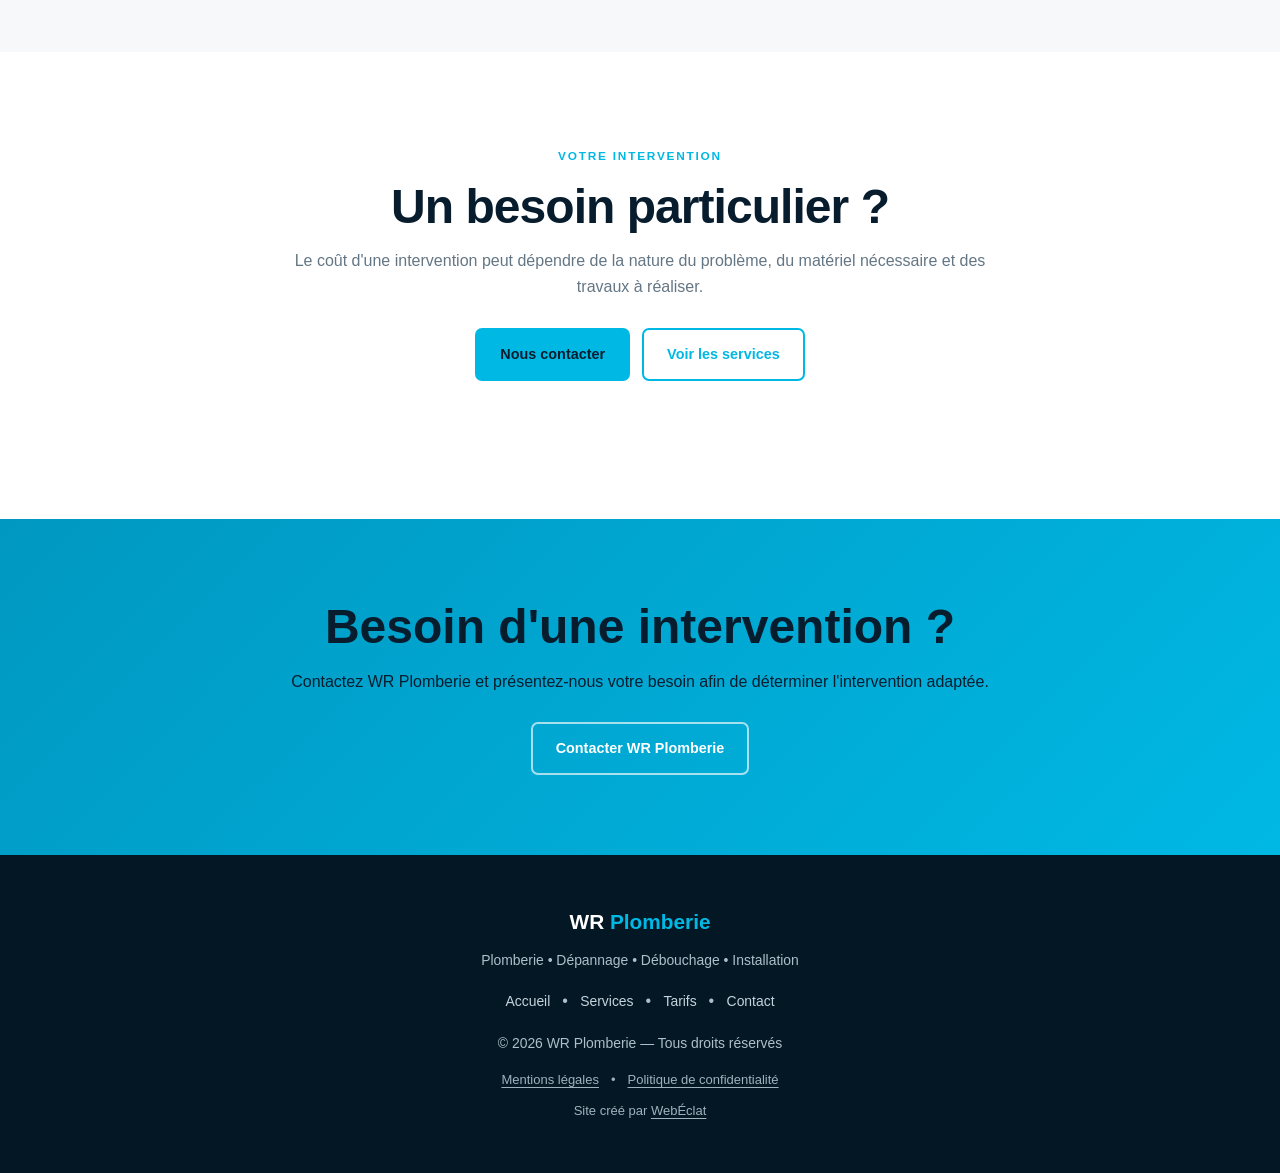
<file: tarifs.html>
<!DOCTYPE html>
<html lang="fr">

<head>
  <meta charset="UTF-8">

  <meta
    name="viewport"
    content="width=device-width, initial-scale=1.0"
  >

  <title>Tarifs | WR Plomberie</title>

  <meta
    name="description"
    content="Consultez les principaux tarifs d'intervention de WR Plomberie : déplacement, débouchage, robinetterie et interventions professionnelles."
  >

  <link rel="stylesheet" href="style.css">
  <link rel="icon" type="image/x-icon" href="favicon.ico">
  <link rel="icon" type="image/png" sizes="256x256" href="favicon.png">
  <link rel="apple-touch-icon" href="favicon.png">
</head>


<body>

  <!-- =====================================================
       MENU
  ====================================================== -->

  <header>

    <nav>

      <a href="index.html" class="logo">
        WR <span>Plomberie</span>
      </a>

      <ul class="nav-links">

        <li>
          <a href="index.html">
            Accueil
          </a>
        </li>

        <li>
          <a href="services.html">
            Services
          </a>
        </li>

        <li>
          <a href="tarifs.html" class="active">
            Tarifs
          </a>
        </li>

        <li>
          <a href="interventions.html">
            Interventions
          </a>
        </li>

        <li>
          <a href="realisations.html">
            Réalisations
          </a>
        </li>

        <li>
          <a href="contact.html">
            Contact
          </a>
        </li>

      </ul>

    </nav>

  </header>


  <!-- =====================================================
       TITRE
  ====================================================== -->

  <main class="page-hero">

    <div class="container">

      <span class="sur-titre">
        WR Plomberie
      </span>

      <h1>
        Nos tarifs
      </h1>

      <p>
        Retrouvez les principaux tarifs
        des interventions proposées
        par WR Plomberie.
      </p>

    </div>

  </main>


  <!-- =====================================================
       TARIFS
  ====================================================== -->

  <section class="section section-grise">

    <div class="container">


      <div class="titre-section">

        <span class="sur-titre">
          Tarification
        </span>

        <h2>
          Des tarifs présentés clairement
        </h2>

        <p>
          Les tarifs ci-dessous correspondent
          aux principales prestations
          proposées par WR Plomberie.
        </p>

      </div>


      <div class="tarifs-grid">


        <!-- TARIF 1 -->

        <article class="tarif-card">

          <h3>
            Déplacement + première heure
          </h3>

          <div class="tarif-prix">
            145,20 € TTC
          </div>

          <p>
            Intervention avec compagnon seul.
          </p>

          <p>
            Hors matériel.
          </p>

        </article>


        <!-- TARIF 2 -->

        <article class="tarif-card">

          <h3>
            Déplacement + première heure en équipe
          </h3>

          <div class="tarif-prix">
            182,60 € TTC
          </div>

          <p>
            Intervention réalisée en équipe.
          </p>

          <p>
            Hors matériel.
          </p>

        </article>


        <!-- TARIF 3 -->

        <article class="tarif-card">

          <h3>
            Dégorgement / débouchage
          </h3>

          <div class="tarif-prix">
            205,70 € TTC
          </div>

          <p>
            Passage du furet.
          </p>

          <p>
            Tarif pour la première heure.
          </p>

        </article>


        <!-- TARIF 4 -->

        <article class="tarif-card">

          <h3>
            Passage du Vulcano R600 Rothenberger
          </h3>

          <div class="tarif-prix">
            270,60 € TTC
          </div>

          <p>
            Intervention en équipe.
          </p>

          <p>
            Tarif pour la première heure.
          </p>

        </article>


        <!-- TARIF 5 -->

        <article class="tarif-card">

          <h3>
            Passage du camion à pression
          </h3>

          <div class="tarif-prix">
            572 € TTC
          </div>

          <p>
            Tarif pour une heure d'intervention.
          </p>

        </article>


        <!-- TARIF 6 -->

        <article class="tarif-card">

          <h3>
            Remplacement d'une robinetterie standard
          </h3>

          <div class="tarif-prix">
            249,70 € TTC
          </div>

          <p>
            Forfait comprenant le déplacement,
            la main-d'œuvre et la fourniture
            d'une robinetterie standard
            pour lavabo ou évier.
          </p>

          <p>
            Durée maximale : 1 heure.
          </p>

        </article>


      </div>


      <!-- =================================================
           MENTION PETIT MATERIEL
      ================================================== -->

      <div class="mention-tarifs">

        <strong>
          Information importante :
        </strong>

        <br><br>

        Les prix indiqués ne comprennent pas
        le petit matériel éventuellement nécessaire
        à la réalisation de l’intervention
        (siphon, joints, raccords PVC, etc.)
        qui sera facturé en supplément
        selon les besoins constatés sur place.

      </div>


    </div>

  </section>


  <!-- =====================================================
       BESOIN PARTICULIER
  ====================================================== -->

  <section class="section">

    <div class="container">

      <div class="titre-section">

        <span class="sur-titre">
          Votre intervention
        </span>

        <h2>
          Un besoin particulier ?
        </h2>

        <p>
          Le coût d'une intervention peut dépendre
          de la nature du problème,
          du matériel nécessaire
          et des travaux à réaliser.
        </p>

        <div
          class="boutons"
          style="justify-content:center;"
        >

          <a
            href="contact.html"
            class="btn"
          >
            Nous contacter
          </a>

          <a
            href="services.html"
            class="btn btn-contour"
          >
            Voir les services
          </a>

        </div>

      </div>

    </div>

  </section>


  <!-- =====================================================
       CTA
  ====================================================== -->

  <section class="cta">

    <div class="container">

      <h2>
        Besoin d'une intervention ?
      </h2>

      <p>
        Contactez WR Plomberie
        et présentez-nous votre besoin
        afin de déterminer l'intervention adaptée.
      </p>

      <div class="boutons">

        <a
          href="contact.html"
          class="btn btn-blanc"
        >
          Contacter WR Plomberie
        </a>

      </div>

    </div>

  </section>


  <!-- =====================================================
       FOOTER
  ====================================================== -->

  <footer>

    <div class="container">

      <div class="footer-logo">
        WR <span>Plomberie</span>
      </div>

      <p>
        Plomberie • Dépannage • Débouchage • Installation
      </p>

      <div class="footer-liens">

        <a href="index.html">
          Accueil
        </a>

        •

        <a href="services.html">
          Services
        </a>

        •

        <a href="tarifs.html">
          Tarifs
        </a>

        •

        <a href="contact.html">
          Contact
        </a>

      </div>

      <p style="margin-top:18px;">
        © 2026 WR Plomberie — Tous droits réservés
      </p>

    </div>

        <div class="footer-legal-links"><div class="footer-legal-pages"><a href="mentions-legales.html">Mentions légales</a><span aria-hidden="true">•</span><a href="politique-confidentialite.html">Politique de confidentialité</a></div><div class="footer-credit">Site créé par <a href="https://webeclat.pages.dev/" target="_blank" rel="noopener noreferrer">WebÉclat</a></div></div>
  </footer>


</body>

</html>
</file>
<file: style.css>
/* =========================================================
   WR PLOMBERIE - STYLE COMPLET
========================================================= */

:root {
  --navy: #071d2e;
  --navy-light: #0c2a40;
  --blue: #00b8e4;
  --blue-dark: #0098c1;
  --light-blue: #eaf9fd;
  --white: #ffffff;
  --background: #f6f8fa;
  --text: #152b3b;
  --muted: #647684;
  --border: #dce6ec;
  --shadow: 0 15px 40px rgba(0, 0, 0, 0.10);
}


/* =========================================================
   BASE
========================================================= */

* {
  margin: 0;
  padding: 0;
  box-sizing: border-box;
}

html {
  scroll-behavior: smooth;
  overflow-x: hidden;
}

body {
  width: 100%;
  min-height: 100vh;
  overflow-x: hidden;
  font-family: Arial, Helvetica, sans-serif;
  background: var(--white);
  color: var(--text);
  line-height: 1.6;
}

img {
  display: block;
  max-width: 100%;
}

a {
  color: inherit;
  text-decoration: none;
}

ul {
  list-style: none;
}

.container {
  width: min(1120px, 90%);
  margin: 0 auto;
}


/* =========================================================
   HEADER
========================================================= */

header {
  position: sticky;
  top: 0;
  z-index: 1000;
  width: 100%;
  background: var(--navy);
  border-bottom: 1px solid rgba(255,255,255,0.06);
  box-shadow: 0 5px 25px rgba(0,0,0,0.15);
}

nav {
  position: relative;
  width: min(1180px, 94%);
  min-height: 82px;
  margin: 0 auto;

  display: flex;
  align-items: center;
  justify-content: space-between;

  gap: 22px;
}


/* =========================================================
   LOGO
========================================================= */

.logo {
  display: flex;
  align-items: center;
  flex-shrink: 0;

  color: var(--white);

  font-size: 1.18rem;
  font-weight: 800;
  letter-spacing: 0.02em;
}

.logo img {
  width: 48px;
  height: 48px;

  margin-right: 11px;

  object-fit: contain;

  border-radius: 8px;

  background: var(--white);

  padding: 4px;
}

.logo span {
  margin-left: 5px;
  color: var(--blue);
}


/* =========================================================
   MENU ORDINATEUR
========================================================= */

.nav-links {
  display: flex;
  align-items: center;
  justify-content: center;

  gap: 20px;
}

.nav-links a {
  position: relative;

  color: var(--white);

  font-size: 0.83rem;
  font-weight: 700;

  white-space: nowrap;

  transition: 0.2s ease;
}

.nav-links a:hover,
.nav-links a.active {
  color: var(--blue);
}

.nav-links a.active::after {
  content: "";

  position: absolute;

  left: 0;
  right: 0;
  bottom: -10px;

  height: 2px;

  background: var(--blue);
}


/* =========================================================
   TELEPHONE HEADER ORDINATEUR
========================================================= */

.nav-appel {
  display: inline-flex;
  align-items: center;
  justify-content: center;

  flex-shrink: 0;

  padding: 12px 17px;

  border-radius: 7px;

  background: var(--blue);

  color: var(--navy) !important;

  font-size: 0.84rem !important;
  font-weight: 800 !important;

  white-space: nowrap;

  transition: 0.2s ease;
}

.nav-appel:hover {
  background: var(--white);
  color: var(--navy) !important;
}


/* =========================================================
   MENU MOBILE
========================================================= */

.menu-toggle {
  display: none;
}

.nav-mobile {
  display: none;
}


/* =========================================================
   BOUTONS
========================================================= */

.btn {
  display: inline-flex;
  align-items: center;
  justify-content: center;

  min-height: 50px;

  padding: 13px 23px;

  border: 2px solid var(--blue);
  border-radius: 7px;

  background: var(--blue);

  color: var(--navy);

  font-size: 0.9rem;
  font-weight: 800;

  transition: 0.2s ease;
}

.btn:hover {
  transform: translateY(-2px);

  background: var(--white);
  border-color: var(--white);

  color: var(--navy);
}

.btn-blanc {
  background: transparent;

  border-color: rgba(255,255,255,0.65);

  color: var(--white);
}

.btn-blanc:hover {
  background: var(--white);
  border-color: var(--white);

  color: var(--navy);
}

.btn-contour {
  background: transparent;

  border-color: var(--blue);

  color: var(--blue);
}

.btn-contour:hover {
  background: var(--blue);
  color: var(--navy);
}

.boutons {
  display: flex;
  flex-wrap: wrap;

  gap: 12px;

  margin-top: 28px;
}


/* =========================================================
   PETIT TITRE
========================================================= */

.sur-titre {
  display: inline-block;

  margin-bottom: 13px;

  color: var(--blue);

  font-size: 0.74rem;
  font-weight: 800;

  letter-spacing: 0.15em;

  text-transform: uppercase;
}


/* =========================================================
   HERO ACCUEIL
========================================================= */

.hero {
  position: relative;

  min-height: 635px;

  display: flex;
  align-items: center;

  overflow: hidden;

  background-image:
    linear-gradient(
      90deg,
      rgba(3,24,39,0.82) 0%,
      rgba(3,24,39,0.64) 45%,
      rgba(3,24,39,0.25) 100%
    ),
    url("images/vitrine.webp");

  background-size: cover;
  background-position: center center;
  background-repeat: no-repeat;
}

.hero::after {
  content: "";

  position: absolute;
  inset: 0;

  background:
    linear-gradient(
      180deg,
      rgba(0,184,228,0.02),
      rgba(3,24,39,0.08)
    );

  pointer-events: none;
}

.hero-contenu {
  position: relative;
  z-index: 2;

  width: min(1120px, 90%);

  margin: 0 auto;

  padding: 90px 0;
}

.hero-texte {
  max-width: 720px;
}

.hero .sur-titre {
  padding: 6px 13px;

  border: 1px solid rgba(0,184,228,0.6);
  border-radius: 30px;

  color: #63ddf7;

  background: rgba(0,184,228,0.08);
}

.hero h1 {
  max-width: 760px;

  color: var(--white);

  font-size: clamp(3rem,6vw,5rem);

  line-height: 1.03;

  letter-spacing: -0.04em;
}

.hero h1 span {
  color: var(--blue);
}

.hero p {
  max-width: 680px;

  margin-top: 24px;

  color: #e7f1f5;

  font-size: 1.05rem;

  line-height: 1.8;
}


/* =========================================================
   INFOS RAPIDES
========================================================= */

.infos-rapides {
  position: relative;
  z-index: 5;

  margin-top: -42px;
}

.infos-grid {
  display: grid;

  grid-template-columns: repeat(3,1fr);

  overflow: hidden;

  border-radius: 12px;

  background: var(--white);

  box-shadow: var(--shadow);
}

.info-rapide {
  padding: 28px;

  text-align: center;

  border-right: 1px solid var(--border);
}

.info-rapide:last-child {
  border-right: none;
}

.info-icone {
  margin-bottom: 10px;

  color: var(--blue);

  font-size: 1.7rem;
}

.info-rapide strong {
  display: block;

  margin-bottom: 4px;

  color: var(--navy);

  font-size: 1.05rem;
}

.info-rapide span {
  color: var(--muted);

  font-size: 0.9rem;
}


/* =========================================================
   SECTIONS
========================================================= */

.section {
  padding: 90px 0;
}

.section-grise {
  background: var(--background);
}

.section-bleue {
  background: var(--navy);
  color: var(--white);
}

.titre-section {
  max-width: 730px;

  margin: 0 auto 48px;

  text-align: center;
}

.titre-section h2 {
  margin-bottom: 14px;

  color: var(--navy);

  font-size: clamp(2rem,4vw,3rem);

  line-height: 1.15;

  letter-spacing: -0.02em;
}

.titre-section p {
  color: var(--muted);
  font-size: 1rem;
}


/* =========================================================
   PRESENTATION
========================================================= */

.presentation {
  display: grid;

  grid-template-columns: 1fr 1fr;

  gap: 65px;

  align-items: center;
}

.presentation-image {
  overflow: hidden;

  border-radius: 12px;

  background: var(--navy);

  box-shadow: var(--shadow);
}

.presentation-image img {
  width: 100%;
  height: 500px;

  object-fit: cover;
}

.presentation-texte h2 {
  margin-bottom: 20px;

  color: var(--navy);

  font-size: clamp(2rem,4vw,3rem);

  line-height: 1.15;
}

.presentation-texte p {
  margin-bottom: 17px;

  color: var(--muted);
}


/* =========================================================
   SERVICES
========================================================= */

.services-grid {
  display: grid;

  grid-template-columns: repeat(3,1fr);

  gap: 22px;
}

.service-card {
  padding: 32px 27px;

  border: 1px solid var(--border);
  border-radius: 11px;

  background: var(--white);

  box-shadow: 0 8px 25px rgba(0,0,0,0.04);

  transition: 0.25s ease;
}

.service-card:hover {
  transform: translateY(-5px);

  border-color: rgba(0,184,228,0.45);

  box-shadow: var(--shadow);
}

.service-icone {
  width: 54px;
  height: 54px;

  margin-bottom: 19px;

  display: flex;
  align-items: center;
  justify-content: center;

  border-radius: 10px;

  background: var(--light-blue);

  color: var(--blue-dark);

  font-size: 1.55rem;
  font-weight: 800;
}

.service-card h3 {
  margin-bottom: 9px;

  color: var(--navy);

  font-size: 1.18rem;
}

.service-card p {
  color: var(--muted);

  font-size: 0.92rem;
}


/* =========================================================
   PAGES INTERIEURES
========================================================= */

.page-hero {
  padding: 90px 20px;

  background:
    linear-gradient(
      135deg,
      rgba(4,28,45,0.98),
      rgba(8,59,83,0.96)
    );

  text-align: center;
}

.page-hero .container {
  max-width: 800px;
}

.page-hero h1 {
  margin-bottom: 17px;

  color: var(--white);

  font-size: clamp(2.5rem,5vw,4.4rem);

  line-height: 1.05;
}

.page-hero p {
  color: #d5e6ef;
}


/* =========================================================
   TARIFS
========================================================= */

.tarifs-grid {
  display: grid;

  grid-template-columns: repeat(2,1fr);

  gap: 22px;

  max-width: 960px;

  margin: 0 auto;
}

.tarif-card {
  position: relative;

  padding: 30px;

  overflow: hidden;

  border: 1px solid var(--border);
  border-radius: 11px;

  background: var(--white);

  box-shadow: 0 8px 25px rgba(0,0,0,0.04);
}

.tarif-card::before {
  content: "";

  position: absolute;

  top: 0;
  left: 0;

  width: 100%;
  height: 4px;

  background: var(--blue);
}

.tarif-card h3 {
  margin-bottom: 12px;

  color: var(--navy);

  font-size: 1.15rem;
}

.tarif-prix {
  margin-bottom: 13px;

  color: var(--blue-dark);

  font-size: 1.85rem;
  font-weight: 800;
}

.tarif-card p {
  margin-top: 5px;

  color: var(--muted);

  font-size: 0.9rem;
}

.mention-tarifs {
  max-width: 960px;

  margin: 35px auto 0;

  padding: 22px;

  border-left: 4px solid var(--blue);

  background: var(--light-blue);

  color: #405563;

  font-size: 0.9rem;
}


/* =========================================================
   INTERVENTIONS
========================================================= */

.interventions-grid {
  display: grid;

  grid-template-columns: repeat(3,1fr);

  gap: 22px;
}

.intervention-card {
  padding: 30px 26px;

  border: 1px solid var(--border);
  border-radius: 11px;

  background: var(--white);

  transition: 0.25s ease;
}

.intervention-card:hover {
  transform: translateY(-4px);

  border-color: rgba(0,184,228,0.45);

  box-shadow: var(--shadow);
}

.intervention-card h3 {
  margin-bottom: 9px;

  color: var(--navy);
}

.intervention-card p {
  color: var(--muted);

  font-size: 0.92rem;
}


/* =========================================================
   REALISATIONS
========================================================= */

.galerie {
  display: grid;

  grid-template-columns: repeat(3,1fr);

  gap: 22px;
}

.realisation {
  overflow: hidden;

  border: 1px solid var(--border);
  border-radius: 11px;

  background: var(--white);

  box-shadow: 0 8px 25px rgba(0,0,0,0.05);
}

.realisation img {
  width: 100%;
  height: 320px;

  object-fit: cover;
}

.realisation-texte {
  padding: 20px;
}

.realisation-texte h3 {
  margin-bottom: 7px;

  color: var(--navy);
}

.realisation-texte p {
  color: var(--muted);

  font-size: 0.9rem;
}


/* =========================================================
   CONTACT
========================================================= */

.contact-grid {
  display: grid;

  grid-template-columns: 1fr 1fr;

  gap: 40px;
}

.contact-bloc {
  padding: 35px;

  border: 1px solid var(--border);
  border-radius: 11px;

  background: var(--white);

  box-shadow: var(--shadow);
}

.contact-bloc h2 {
  margin-bottom: 20px;

  color: var(--navy);
}

.contact-ligne {
  padding: 17px 0;

  border-bottom: 1px solid var(--border);
}

.contact-ligne:last-child {
  border-bottom: none;
}

.contact-ligne strong {
  display: block;

  margin-bottom: 4px;

  color: var(--navy);
}

.contact-ligne span,
.contact-ligne a {
  color: var(--muted);
}

.contact-ligne a:hover {
  color: var(--blue-dark);
}


/* =========================================================
   CTA
========================================================= */

.cta {
  position: relative;

  overflow: hidden;

  padding: 80px 20px;

  background:
    linear-gradient(
      135deg,
      var(--blue-dark),
      var(--blue)
    );

  color: var(--navy);

  text-align: center;
}

.cta .container {
  max-width: 760px;
}

.cta h2 {
  margin-bottom: 15px;

  font-size: clamp(2rem,4vw,3rem);

  line-height: 1.15;
}

.cta .boutons {
  justify-content: center;
}


/* =========================================================
   FOOTER
========================================================= */

footer {
  padding: 50px 20px;

  background: #041724;

  color: #aebfca;

  text-align: center;
}

.footer-logo {
  margin-bottom: 10px;

  color: var(--white);

  font-size: 1.3rem;
  font-weight: 800;
}

.footer-logo span {
  color: var(--blue);
}

footer p {
  font-size: 0.87rem;
}

.footer-liens {
  margin-top: 17px;
}

.footer-liens a {
  margin: 0 8px;

  color: #c5d3dc;

  font-size: 0.87rem;
}

.footer-liens a:hover {
  color: var(--blue);
}


/* =========================================================
   TABLETTE
========================================================= */

@media screen and (max-width: 1050px) {

  .presentation {
    grid-template-columns: 1fr;

    gap: 40px;
  }

  .services-grid,
  .interventions-grid {
    grid-template-columns: repeat(2,1fr);
  }

  .galerie {
    grid-template-columns: repeat(2,1fr);
  }

  .contact-grid {
    grid-template-columns: 1fr;
  }

}


/* =========================================================
   MENU MOBILE
========================================================= */

@media screen and (max-width: 800px) {

  header {
    position: sticky;
    top: 0;
  }

  nav {
    width: 100%;
    min-height: 74px;

    padding: 10px 18px;

    flex-direction: row;

    align-items: center;
    justify-content: space-between;

    gap: 10px;
  }


  /* LOGO */

  .logo {
    font-size: 1rem;

    white-space: nowrap;
  }

  .logo img {
    width: 46px;
    height: 46px;

    margin-right: 9px;
  }


  /* CACHE LE MENU ORDINATEUR */

  .nav-links,
  .nav-appel {
    display: none !important;
  }


  /* BOUTON ☰ */

  .menu-toggle {
    width: 46px;
    height: 46px;

    display: flex;
    flex-direction: column;
    align-items: center;
    justify-content: center;

    gap: 5px;

    flex-shrink: 0;

    padding: 0;

    border: 1px solid rgba(255,255,255,0.25);
    border-radius: 8px;

    background: rgba(255,255,255,0.06);

    cursor: pointer;
  }

  .menu-toggle span {
    display: block;

    width: 23px;
    height: 2px;

    border-radius: 5px;

    background: var(--white);

    transition: 0.25s ease;
  }

  .menu-toggle.ouvert span:nth-child(1) {
    transform: translateY(7px) rotate(45deg);
  }

  .menu-toggle.ouvert span:nth-child(2) {
    opacity: 0;
  }

  .menu-toggle.ouvert span:nth-child(3) {
    transform: translateY(-7px) rotate(-45deg);
  }


  /* MENU QUI S'OUVRE */

  .nav-mobile {
    position: absolute;

    top: 100%;
    left: 0;

    width: 100%;

    display: none;

    padding: 10px 18px 18px;

    background: var(--navy);

    border-top: 1px solid rgba(255,255,255,0.08);

    box-shadow: 0 15px 25px rgba(0,0,0,0.28);
  }

  .nav-mobile.ouvert {
    display: block;
  }

  .nav-mobile a {
    display: block;

    width: 100%;

    padding: 12px 5px;

    border-bottom: 1px solid rgba(255,255,255,0.08);

    color: var(--white);

    font-size: 0.9rem;
    font-weight: 700;
  }

  .nav-mobile a.active,
  .nav-mobile a:hover {
    color: var(--blue);
  }

  .nav-mobile .mobile-appel {
    margin-top: 12px;

    padding: 12px;

    border: none;
    border-radius: 7px;

    background: var(--blue);

    color: var(--navy);

    text-align: center;

    font-weight: 800;
  }


  /* HERO MOBILE */

  .hero {
    min-height: 570px;

    background-position: center center;
  }

  .hero-contenu {
    width: 88%;

    padding: 55px 0;
  }

  .hero .sur-titre {
    padding: 5px 10px;

    font-size: 0.61rem;

    letter-spacing: 0.09em;
  }

  .hero h1 {
    max-width: 100%;

    font-size: 2.5rem;

    line-height: 1.06;
  }

  .hero p {
    margin-top: 19px;

    font-size: 0.91rem;

    line-height: 1.65;
  }

  .hero .boutons {
    flex-direction: column;

    width: 100%;

    gap: 10px;
  }

  .hero .btn {
    width: 100%;

    min-height: 48px;

    padding: 11px 15px;

    font-size: 0.86rem;
  }


  /* INFOS */

  .infos-rapides {
    margin-top: 0;
  }

  .infos-grid {
    grid-template-columns: 1fr;

    border-radius: 0;
  }

  .info-rapide {
    padding: 21px;

    border-right: none;
    border-bottom: 1px solid var(--border);
  }


  /* SECTIONS */

  .section {
    padding: 62px 0;
  }

  .titre-section {
    margin-bottom: 34px;
  }

  .titre-section h2 {
    font-size: 1.8rem;
  }

  .titre-section p {
    font-size: 0.9rem;
  }


  /* PRESENTATION */

  .presentation-image img {
    height: auto;
  }

  .presentation-texte h2 {
    font-size: 1.8rem;
  }

  .presentation-texte p {
    font-size: 0.9rem;
  }


  /* CARTES */

  .services-grid,
  .interventions-grid {
    grid-template-columns: 1fr;
  }

  .service-card,
  .intervention-card {
    padding: 26px 21px;
  }


  /* PAGES */

  .page-hero {
    padding: 62px 15px;
  }

  .page-hero h1 {
    font-size: 2.15rem;
  }

  .page-hero p {
    font-size: 0.9rem;
  }


  /* TARIFS */

  .tarifs-grid {
    grid-template-columns: 1fr;
  }

  .tarif-card {
    padding: 25px 21px;
  }

  .tarif-prix {
    font-size: 1.6rem;
  }


  /* GALERIE */

  .galerie {
    grid-template-columns: 1fr;
  }

  .realisation img {
    height: auto;
  }


  /* CONTACT */

  .contact-bloc {
    padding: 27px 21px;
  }


  /* CTA */

  .cta {
    padding: 60px 15px;
  }

  .cta h2 {
    font-size: 1.8rem;
  }

  .cta p {
    font-size: 0.9rem;
  }

  .cta .boutons {
    flex-direction: column;
  }

  .cta .btn {
    width: 100%;
  }


  /* FOOTER */

  footer {
    padding: 40px 15px;
  }

}


/* =========================================================
   PETITS TELEPHONES
========================================================= */

@media screen and (max-width: 420px) {

  nav {
    min-height: 68px;

    padding: 8px 13px;
  }

  .logo {
    font-size: 0.92rem;
  }

  .logo img {
    width: 42px;
    height: 42px;

    margin-right: 8px;
  }

  .menu-toggle {
    width: 42px;
    height: 42px;
  }

  .hero {
    min-height: 550px;
  }

  .hero h1 {
    font-size: 2.15rem;
  }

  .hero p {
    font-size: 0.88rem;
  }

  .titre-section h2,
  .presentation-texte h2,
  .cta h2 {
    font-size: 1.6rem;
  }

  .page-hero h1 {
    font-size: 1.9rem;
  }

}

/* Liens légaux et crédit de création : ajout isolé */
footer .footer-legal-links{margin:14px auto 0;text-align:center;font-size:13px;line-height:1.8;opacity:.92}
footer .footer-legal-links a{text-decoration:underline;text-underline-offset:3px;color:inherit}
footer .footer-legal-links span{margin:0 7px}
.legal-content{max-width:850px;margin:0 auto;padding:48px 20px 65px;line-height:1.8}
.legal-content h2{margin-top:28px;margin-bottom:10px}
.legal-content p{margin-bottom:15px}
.legal-content .legal-warning{border-left:4px solid #c48b35;background:#fff8e9;color:#3b2a0c;padding:15px 18px;border-radius:6px}
@media(max-width:600px){footer .footer-legal-links{font-size:12px;padding:0 12px}.legal-content{padding:32px 18px 45px}}

/* Pied de page : liens juridiques regroupés et crédit WebÉclat distinct */
footer .footer-legal-pages{display:flex;align-items:center;justify-content:center;gap:12px;flex-wrap:wrap}
footer .footer-legal-pages span{margin:0}
footer .footer-credit{margin-top:8px;white-space:nowrap}
@media(max-width:600px){
 footer .footer-legal-links{margin:20px auto 0;padding:14px 6px 0;border-top:1px solid rgba(197,211,220,.22);font-size:13px;line-height:1.65}
 footer .footer-legal-pages{gap:8px 12px}
 footer .footer-legal-pages span{display:none}
 footer .footer-credit{margin-top:12px}
 footer .footer-credit a{color:#20bfe7;font-weight:700}
}
</file>
